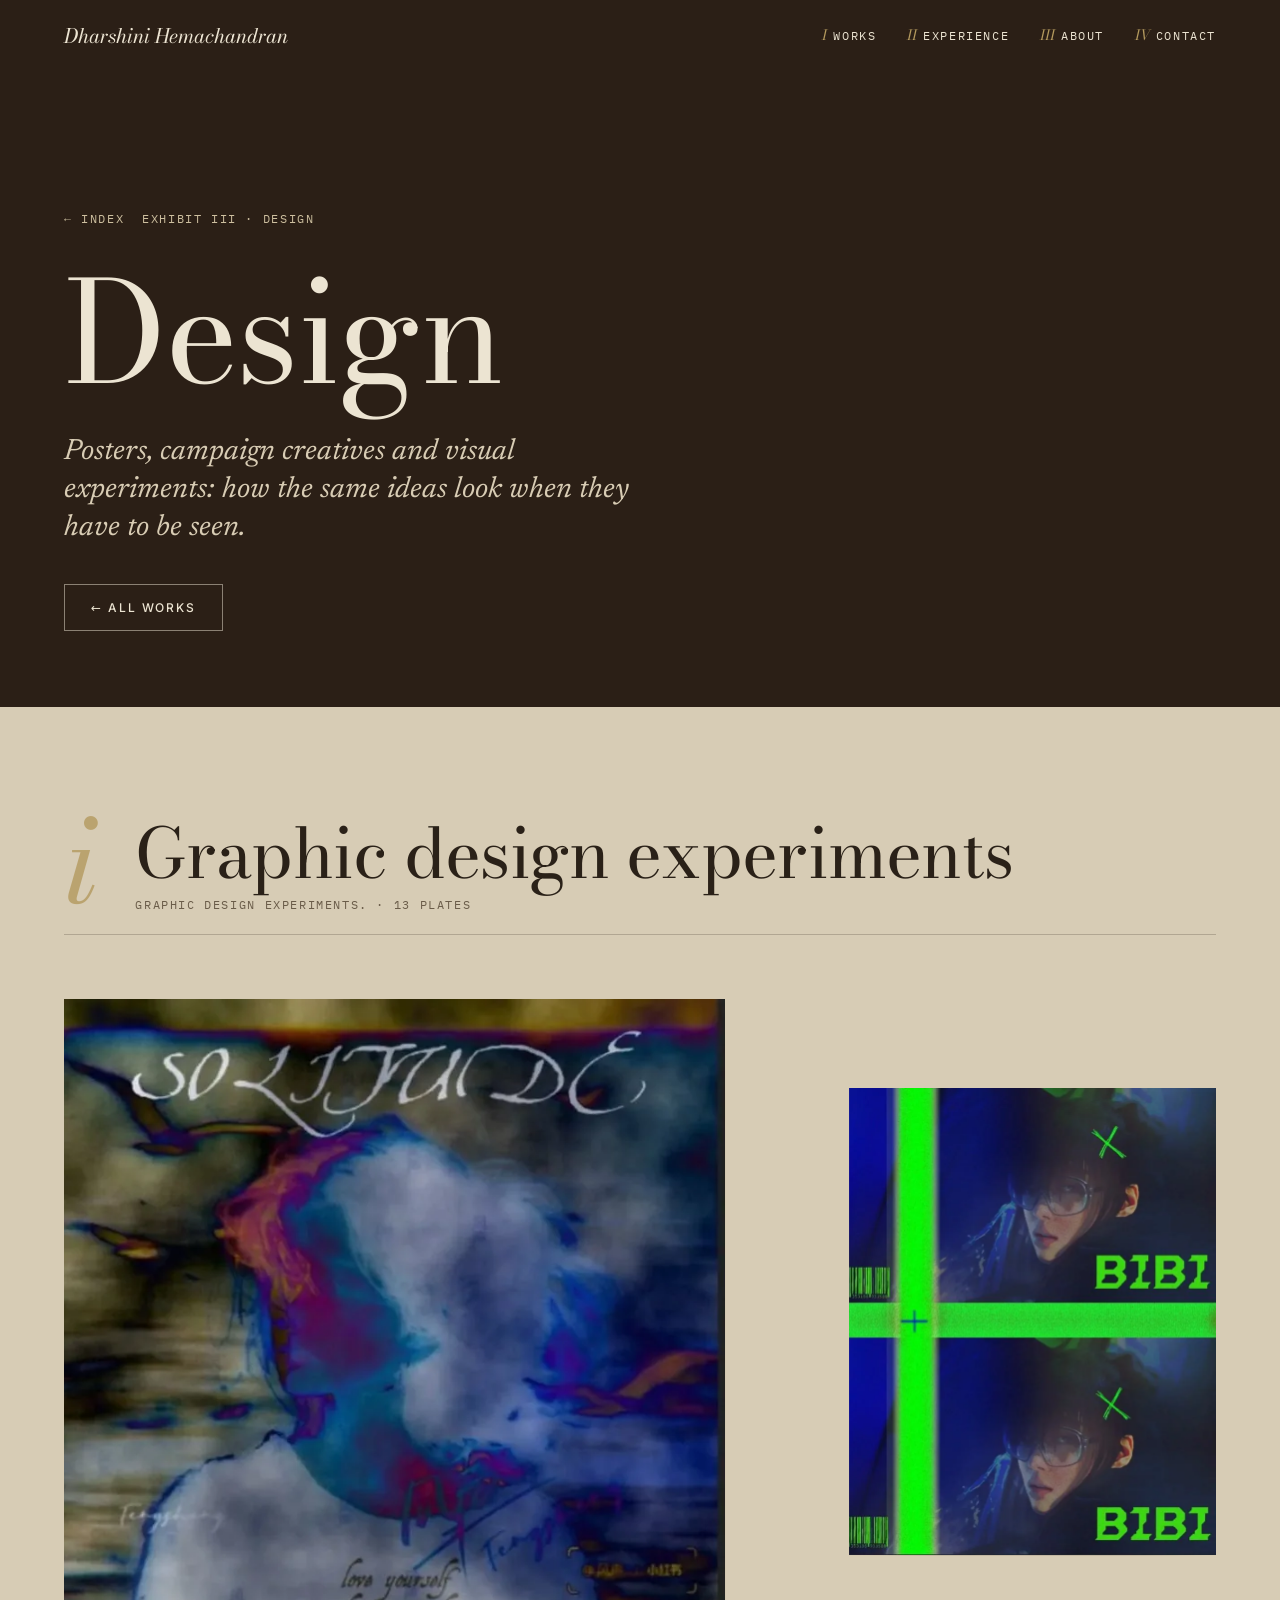
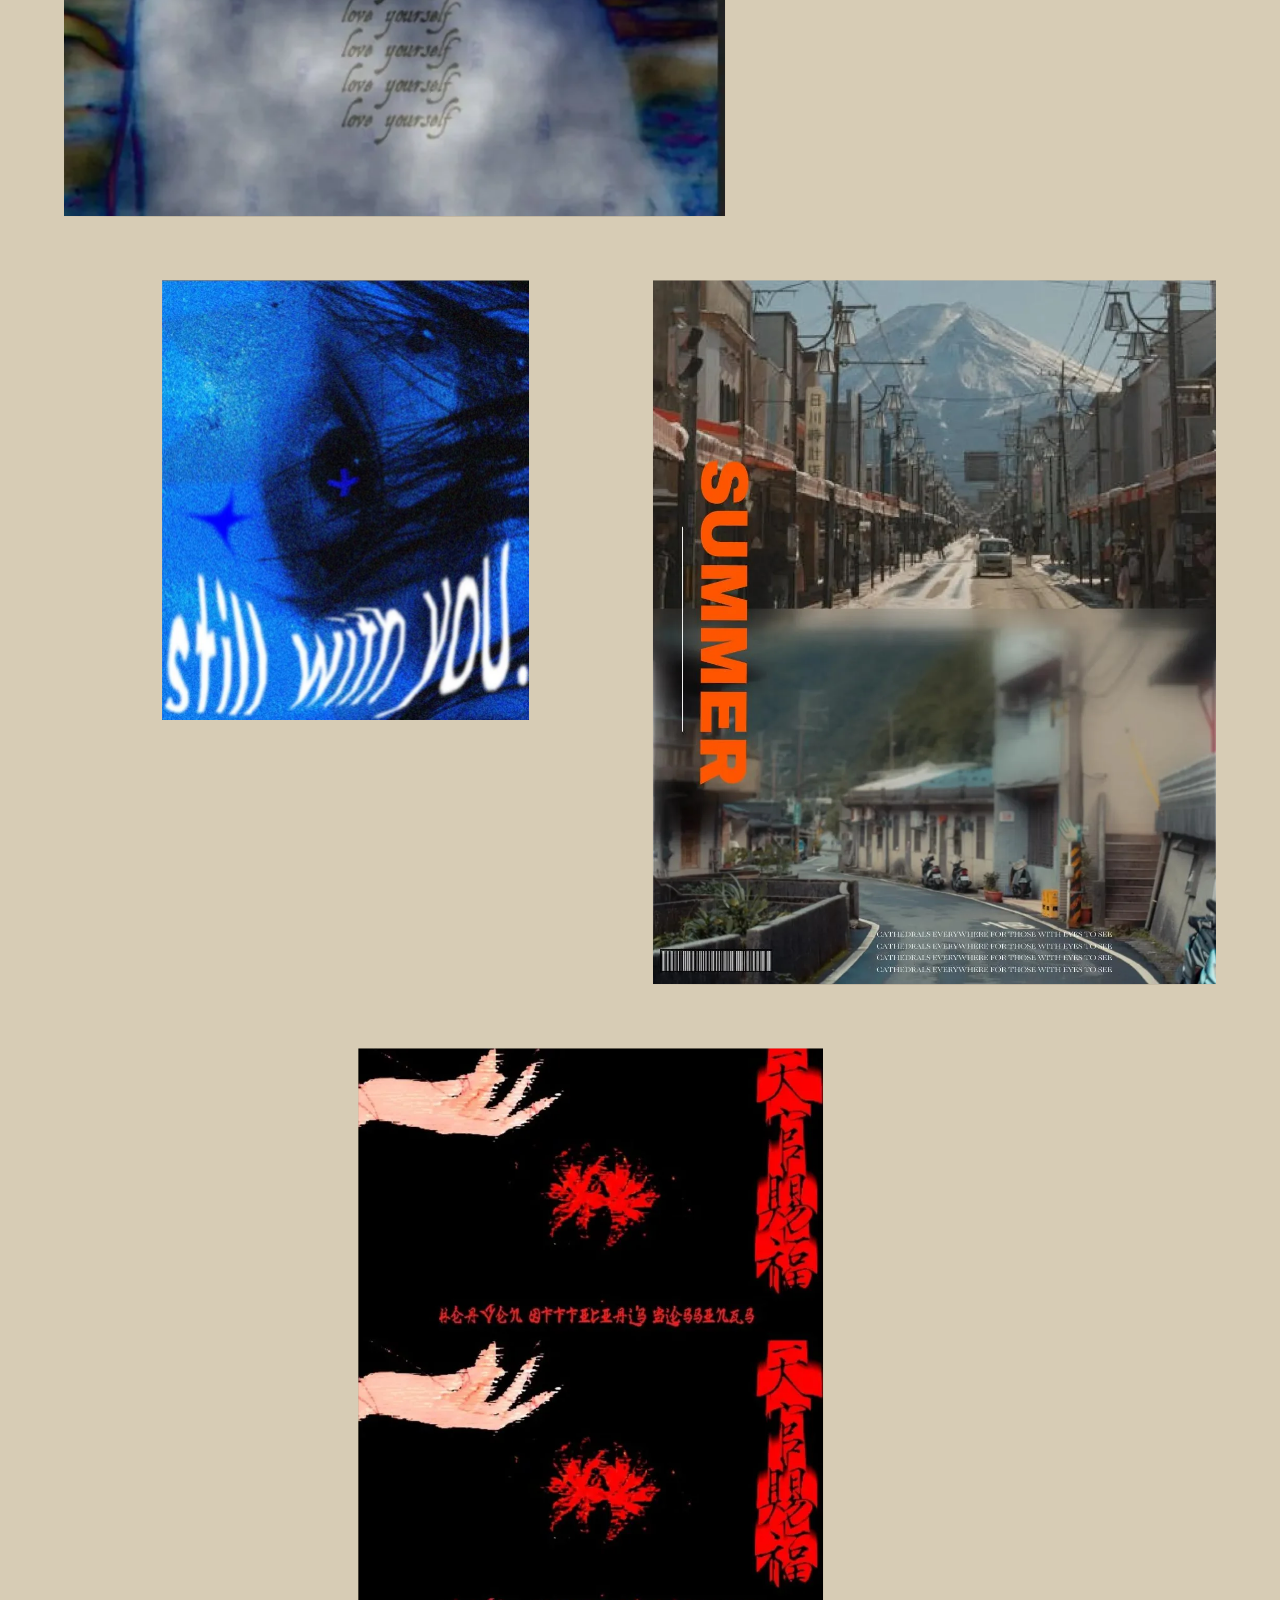
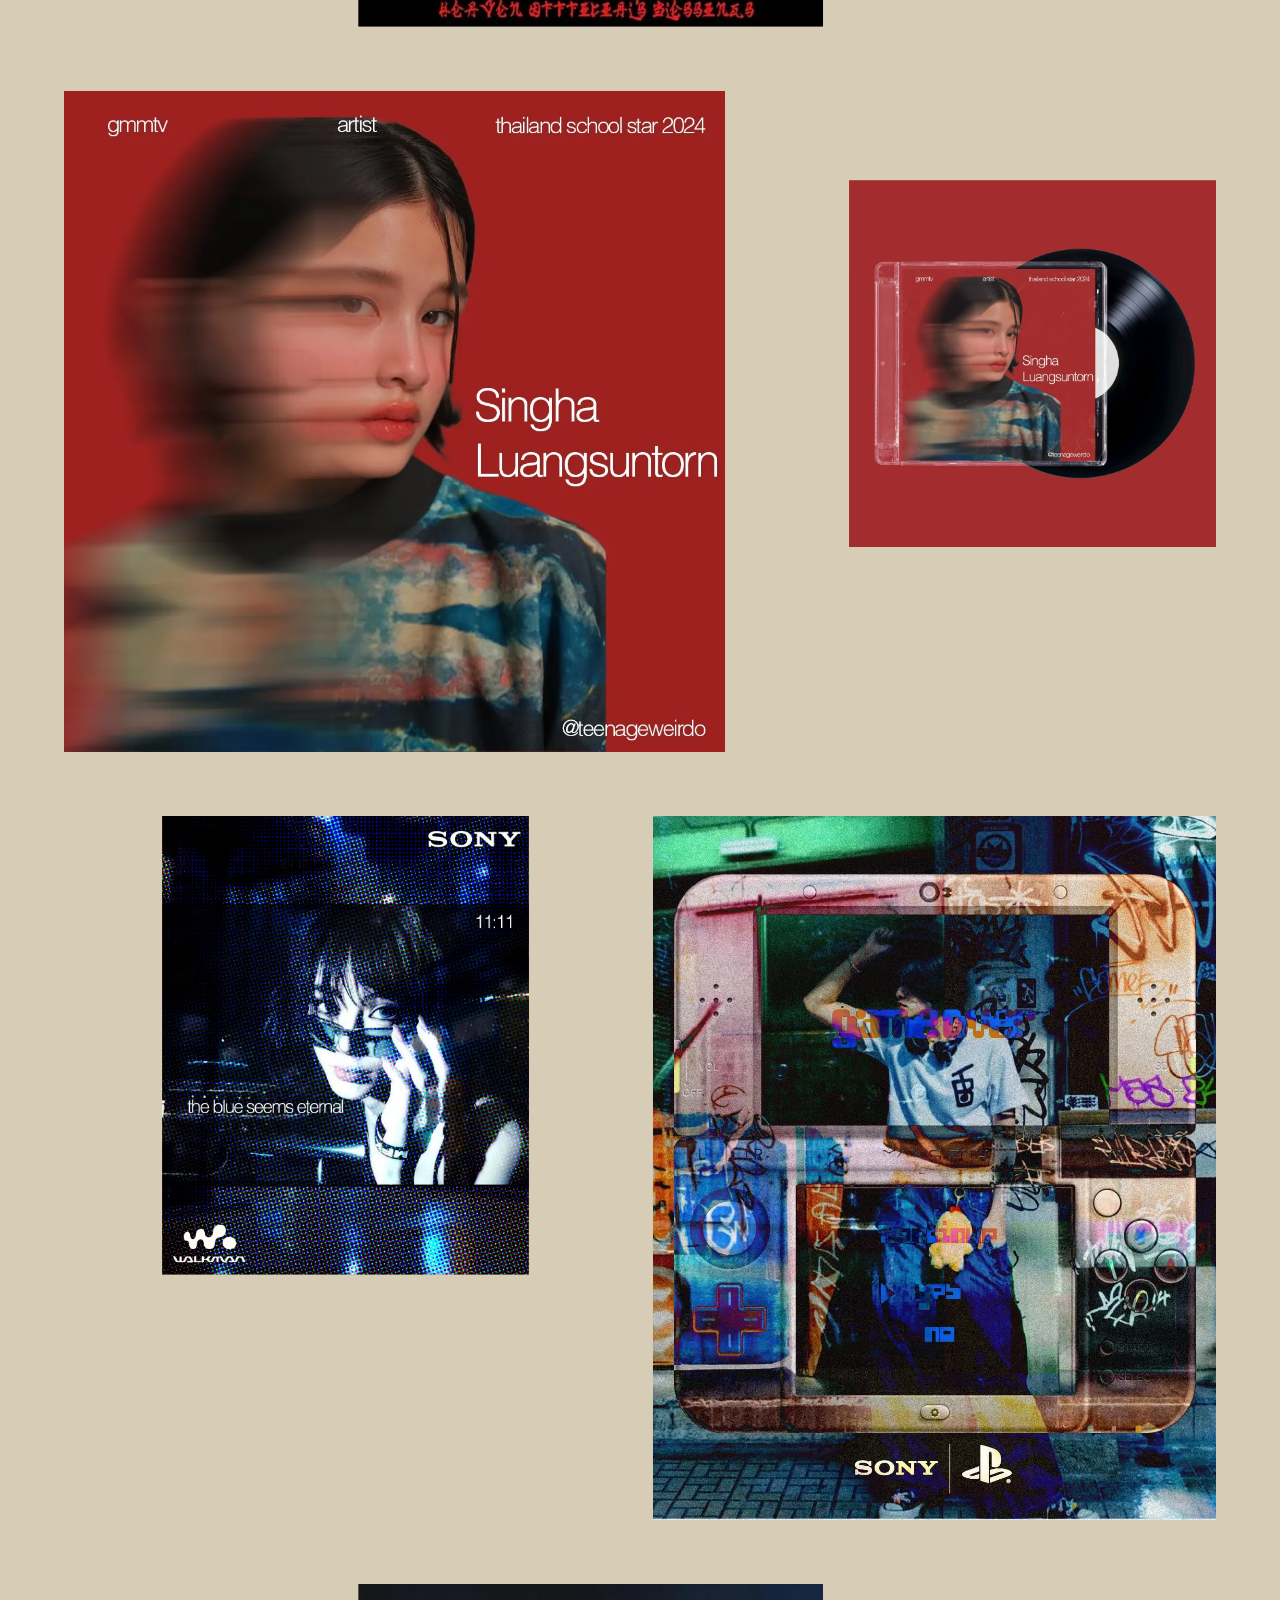
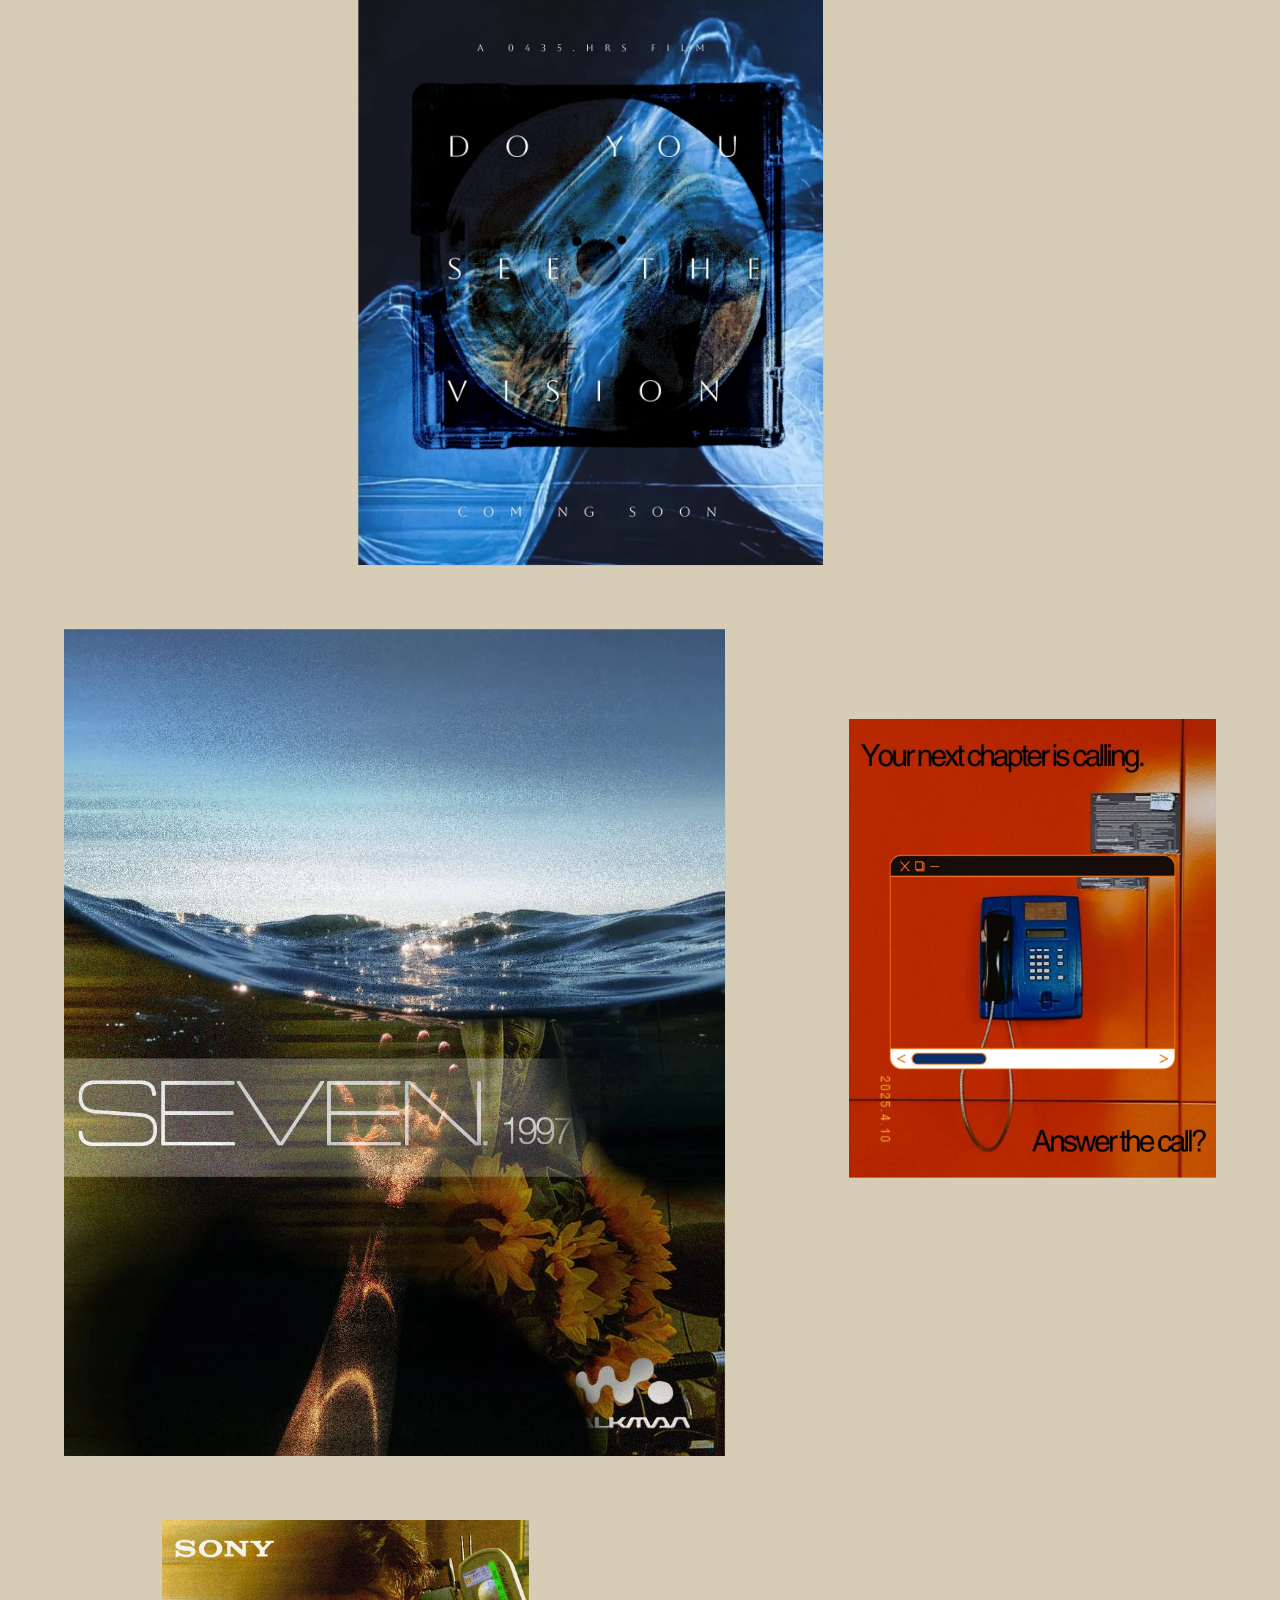
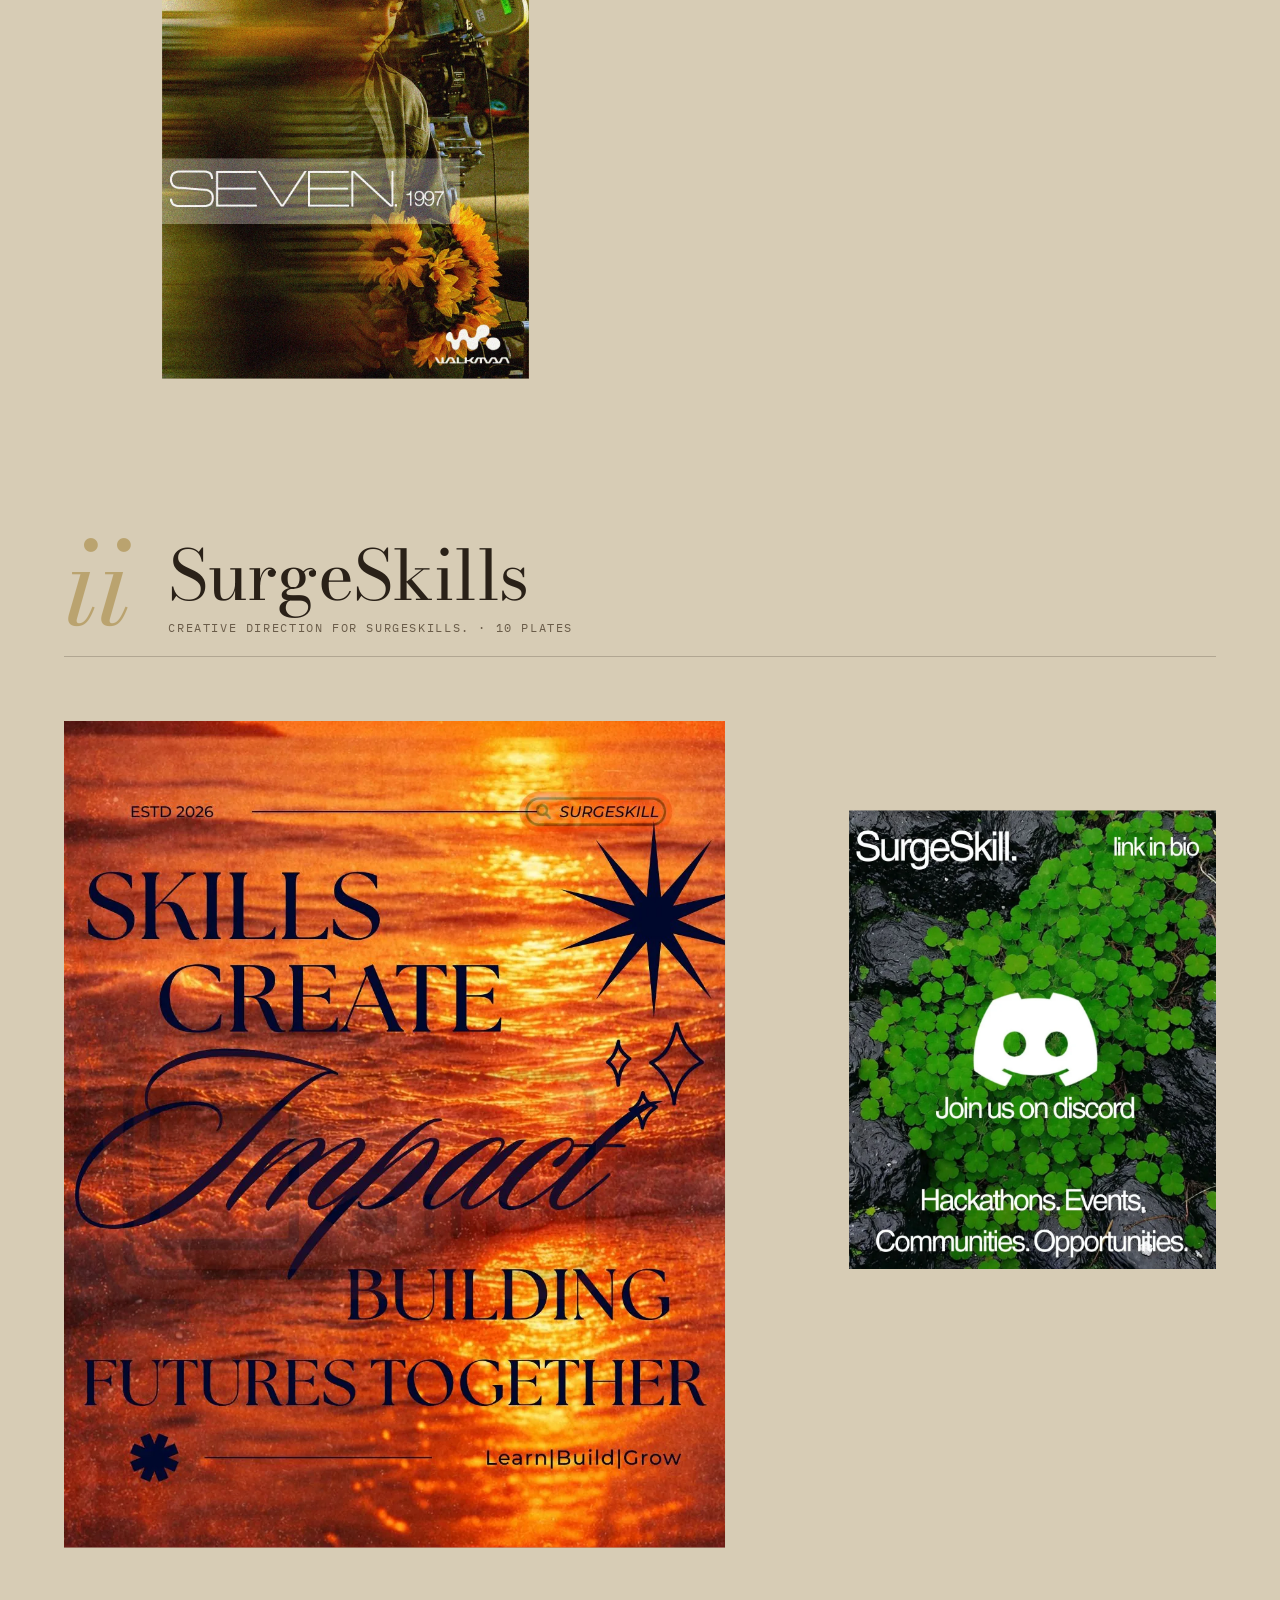
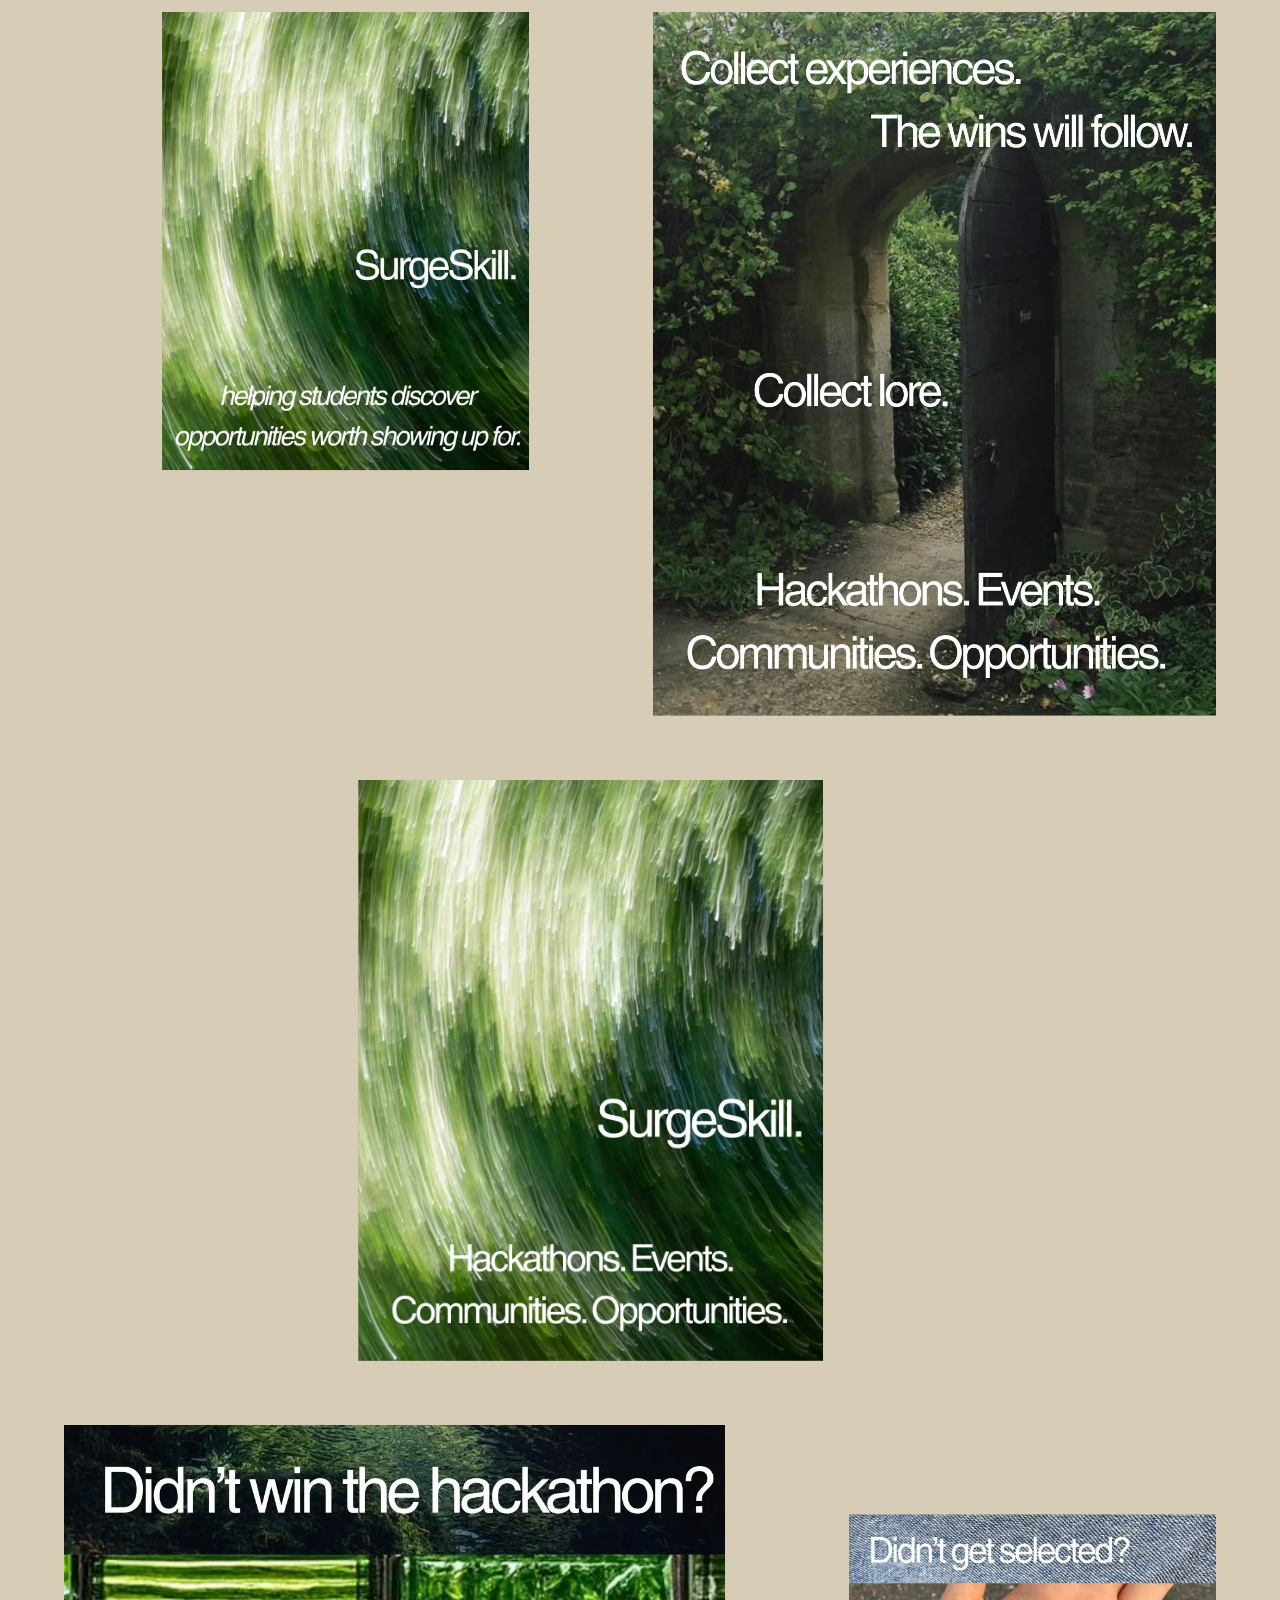
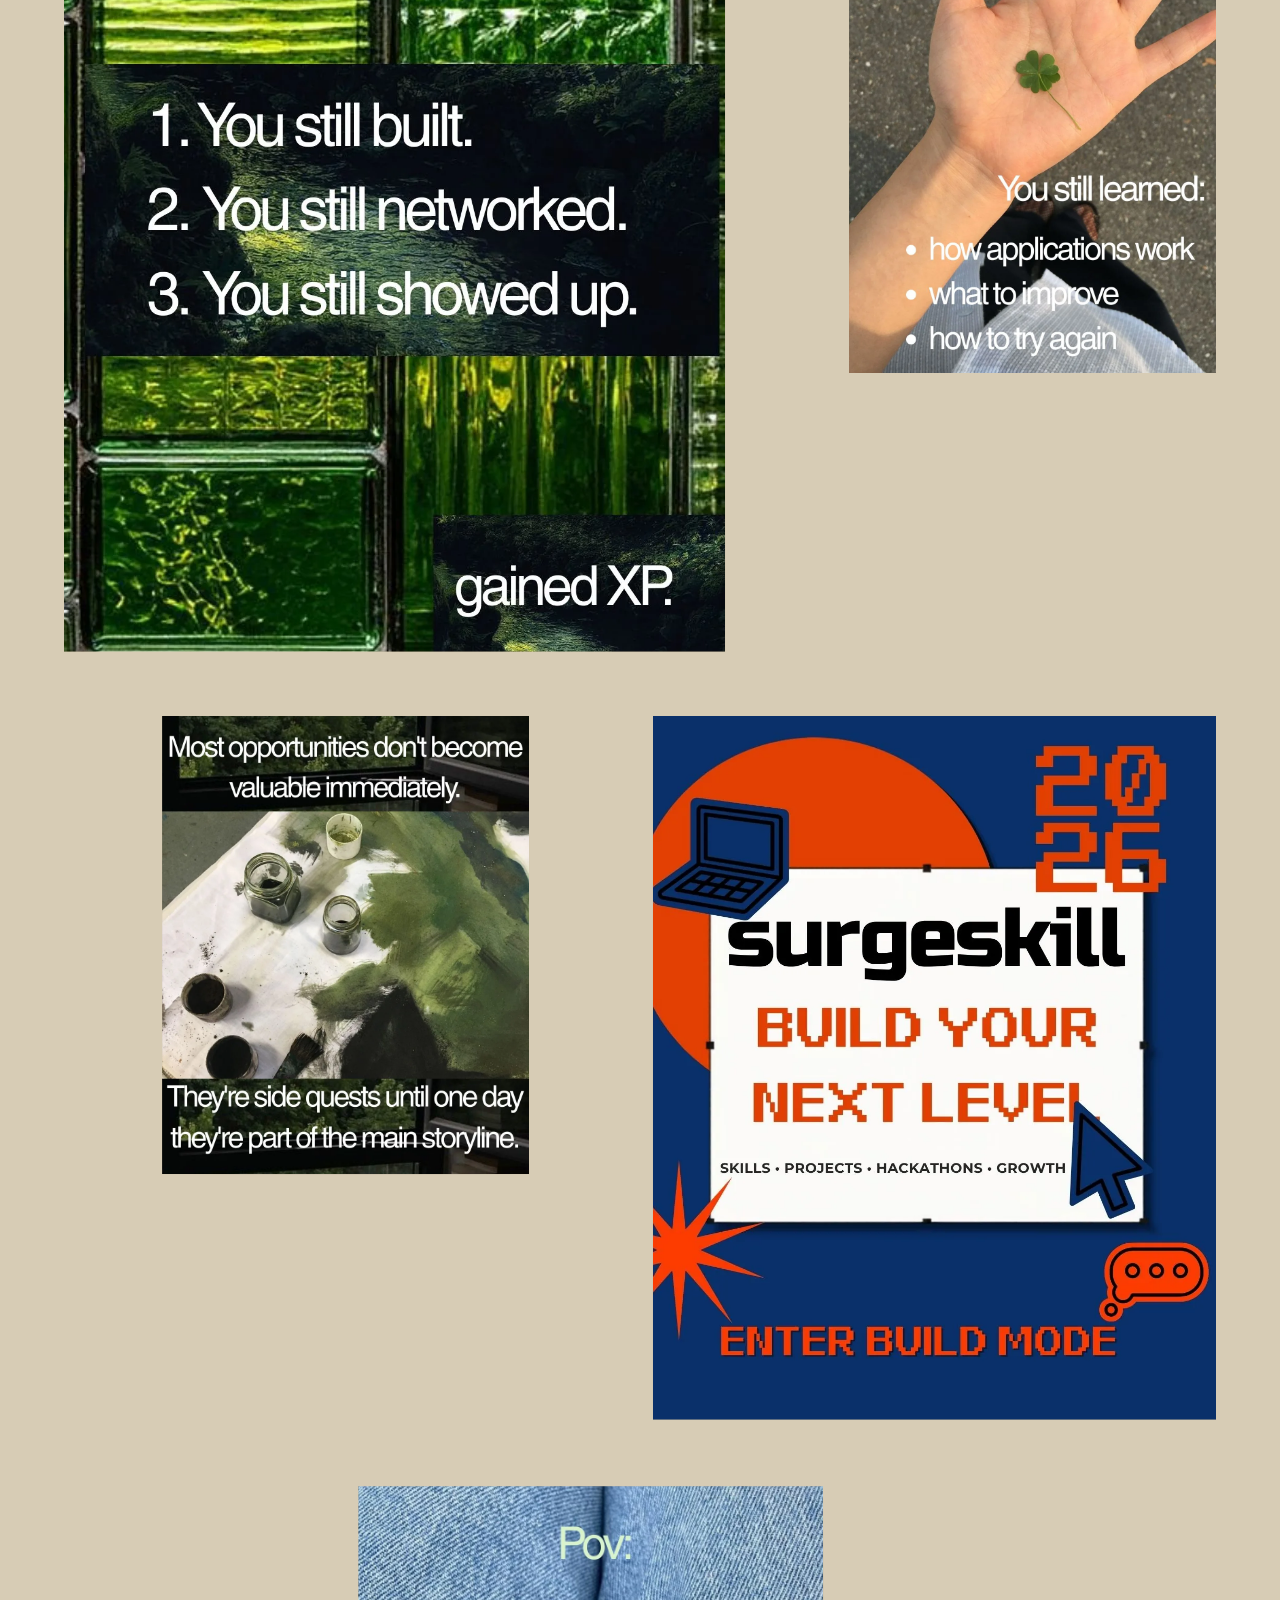
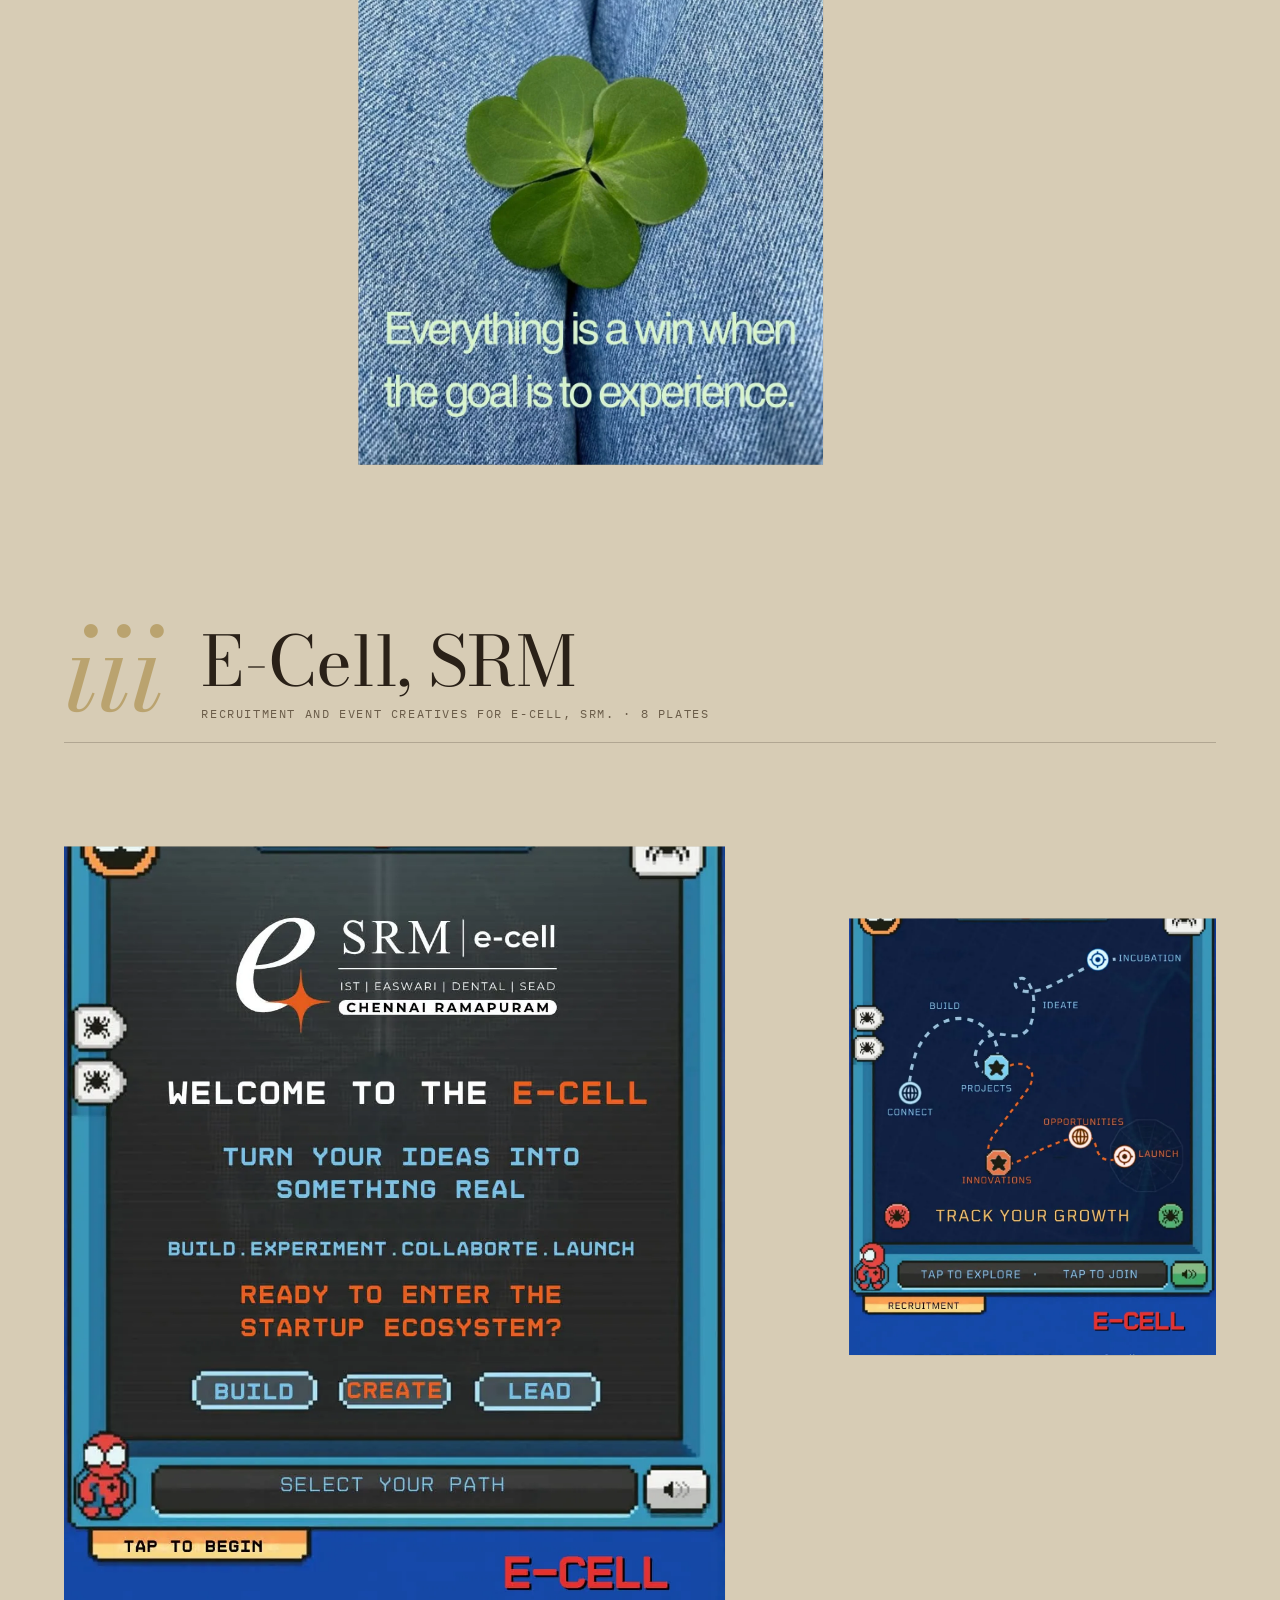
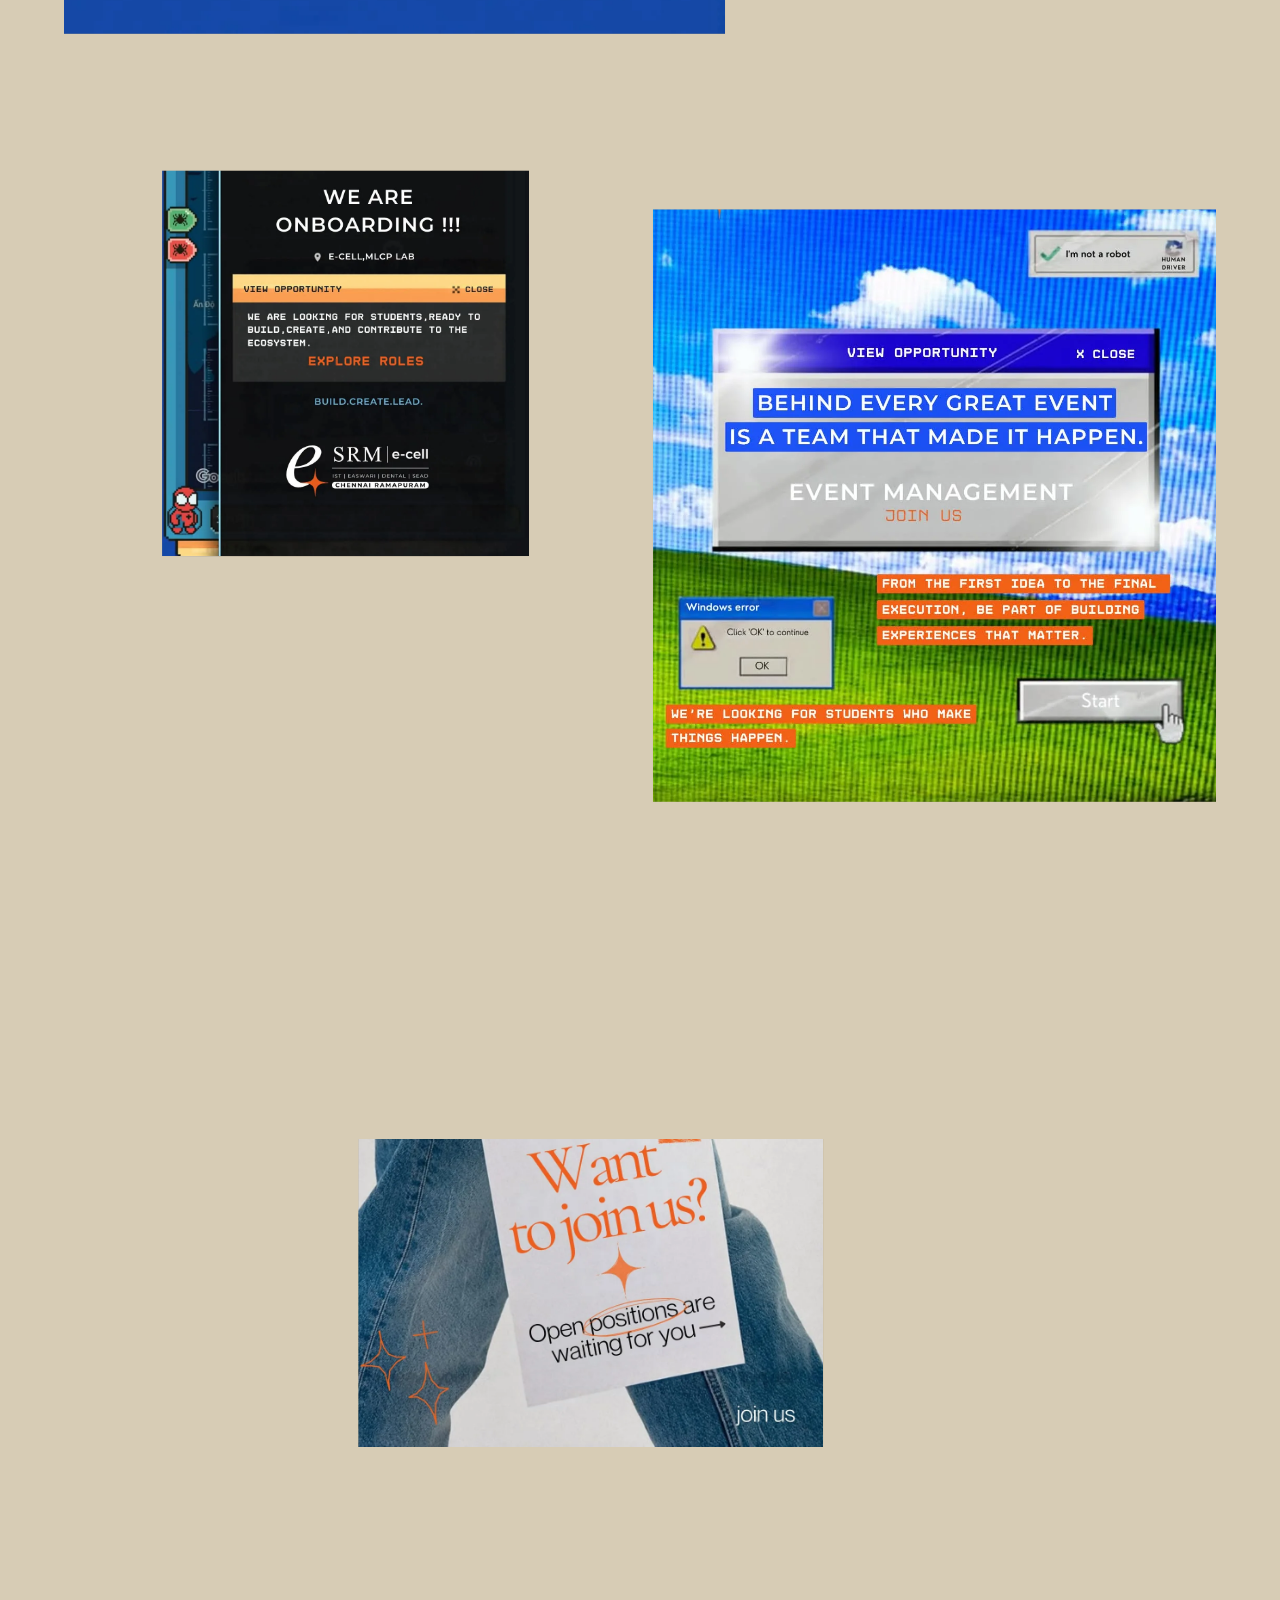
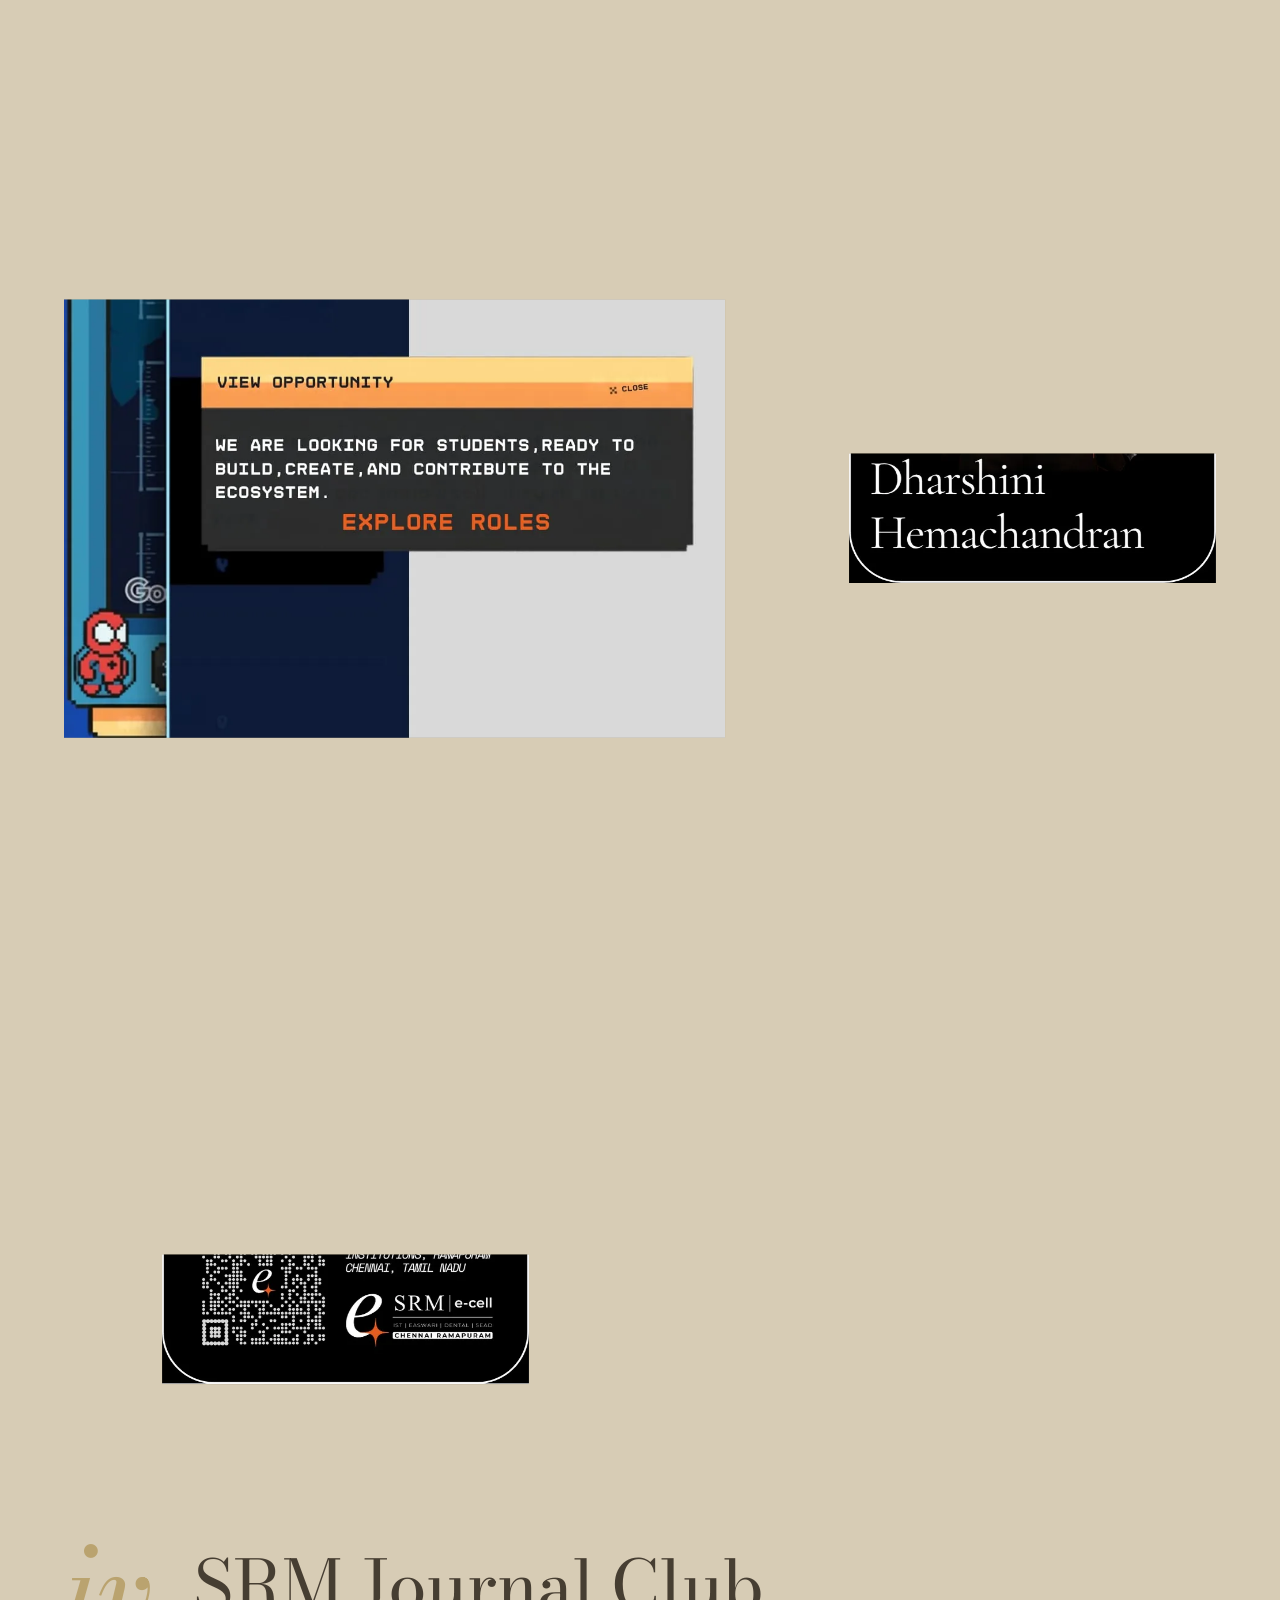
<file: design/index.html>
<!doctype html><html lang="en"><head><meta charset="utf-8"><meta name="viewport" content="width=device-width,initial-scale=1,viewport-fit=cover">
<title>Design — exhibit III · Dharshini Hemachandran</title><meta name="description" content="Posters, campaign creatives and visual experiments by Dharshini Hemachandran, made for SurgeSkills, E-Cell at SRM and SRM Journal Club."><meta name="theme-color" content="#2b1f16"><link rel="canonical" href="https://dharshini-hemachandran.github.io/after-hours/design/">
<meta property="og:type" content="website"><meta property="og:title" content="Design — exhibit III · Dharshini Hemachandran"><meta property="og:description" content="Posters, campaign creatives and visual experiments by Dharshini Hemachandran, made for SurgeSkills, E-Cell at SRM and SRM Journal Club."><meta property="og:url" content="https://dharshini-hemachandran.github.io/after-hours/design/"><meta property="og:image" content="https://dharshini-hemachandran.github.io/after-hours/assets/hero-winged-victory.webp"><meta name="twitter:card" content="summary_large_image">
<link rel="icon" href="../assets/favicon.svg" type="image/svg+xml"><link rel="preload" href="../assets/fonts/bodoni-moda-latin-400-normal.woff2" as="font" type="font/woff2" crossorigin><link rel="preload" href="../assets/fonts/newsreader-latin-400-normal.woff2" as="font" type="font/woff2" crossorigin>
<script>try{if(sessionStorage.getItem("ah-t"))document.documentElement.classList.add("arriving")}catch(e){}</script><link rel="stylesheet" href="../assets/css/fonts.css"><link rel="stylesheet" href="../assets/css/site.css"></head><body class="proj design"><a class="skip" href="#main">Skip to content</a><div class="curtain" aria-hidden="true"><div><span class="label">Entering</span><p class="ct-t"></p></div></div><script>try{var t=sessionStorage.getItem("ah-t");if(t)document.querySelector(".curtain .ct-t").textContent=t}catch(e){}</script>
<header class="bar" id="bar"><a class="mark" href="../" aria-label="Dharshini Hemachandran, home">Dharshini Hemachandran</a><button class="menu-btn" id="mb" aria-expanded="false" aria-controls="nav">Index</button><nav id="nav" aria-label="Primary"><a href="../#works"><i>I</i>Works</a><a href="../#experience"><i>II</i>Experience</a><a href="../#about"><i>III</i>About</a><a href="../#contact"><i>IV</i>Contact</a></nav></header>
<main id="main"><section class="ph" id="top"><div class="crumb"><a href="../">← Index</a><span class="label">Exhibit III · Design</span></div><h1 class="rv">Design</h1><p class="sub rv">Posters, campaign creatives and visual experiments: how the same ideas look when they have to be seen.</p><div class="acts rv"><a class="btn ghost" href="../#works">← All works</a></div></section>
<div class="dwrap"><section class="dsec"><div class="dh"><span class="roman">i</span><div><h2 class="rv">Graphic design experiments</h2><p class="label rv">Graphic design experiments. · 13 plates</p></div></div><div class="dg"><button class="plate mk" type="button" style="--r:735/909" data-full="../assets/design/01.webp" data-cap="Graphic design experiments · № 01" aria-label="Open plate 01, Graphic design experiments"><img src="../assets/design/01.webp" width="735" height="909" loading="lazy" decoding="async" alt="Graphic design experiments: design plate 01" onerror="this.classList.add('is-missing')"><span class="label">№ 01</span></button><button class="plate mk" type="button" style="--r:735/936" data-full="../assets/design/02.webp" data-cap="Graphic design experiments · № 02" aria-label="Open plate 02, Graphic design experiments"><img src="../assets/design/02.webp" width="735" height="936" loading="lazy" decoding="async" alt="Graphic design experiments: design plate 02" onerror="this.classList.add('is-missing')"><span class="label">№ 02</span></button><button class="plate mk" type="button" style="--r:736/882" data-full="../assets/design/03.webp" data-cap="Graphic design experiments · № 03" aria-label="Open plate 03, Graphic design experiments"><img src="../assets/design/03.webp" width="736" height="882" loading="lazy" decoding="async" alt="Graphic design experiments: design plate 03" onerror="this.classList.add('is-missing')"><span class="label">№ 03</span></button><button class="plate mk" type="button" style="--r:1080/1350" data-full="../assets/design/04.webp" data-cap="Graphic design experiments · № 04" aria-label="Open plate 04, Graphic design experiments"><img src="../assets/design/04.webp" width="1080" height="1350" loading="lazy" decoding="async" alt="Graphic design experiments: design plate 04" onerror="this.classList.add('is-missing')"><span class="label">№ 04</span></button><button class="plate mk" type="button" style="--r:736/915" data-full="../assets/design/05.webp" data-cap="Graphic design experiments · № 05" aria-label="Open plate 05, Graphic design experiments"><img src="../assets/design/05.webp" width="736" height="915" loading="lazy" decoding="async" alt="Graphic design experiments: design plate 05" onerror="this.classList.add('is-missing')"><span class="label">№ 05</span></button><button class="plate mk" type="button" style="--r:1080/1080" data-full="../assets/design/06.webp" data-cap="Graphic design experiments · № 06" aria-label="Open plate 06, Graphic design experiments"><img src="../assets/design/06.webp" width="1080" height="1080" loading="lazy" decoding="async" alt="Graphic design experiments: design plate 06" onerror="this.classList.add('is-missing')"><span class="label">№ 06</span></button><button class="plate mk" type="button" style="--r:1080/1080" data-full="../assets/design/07.webp" data-cap="Graphic design experiments · № 07" aria-label="Open plate 07, Graphic design experiments"><img src="../assets/design/07.webp" width="1080" height="1080" loading="lazy" decoding="async" alt="Graphic design experiments: design plate 07" onerror="this.classList.add('is-missing')"><span class="label">№ 07</span></button><button class="plate mk" type="button" style="--r:1080/1350" data-full="../assets/design/08.webp" data-cap="Graphic design experiments · № 08" aria-label="Open plate 08, Graphic design experiments"><img src="../assets/design/08.webp" width="1080" height="1350" loading="lazy" decoding="async" alt="Graphic design experiments: design plate 08" onerror="this.classList.add('is-missing')"><span class="label">№ 08</span></button><button class="plate mk" type="button" style="--r:1080/1350" data-full="../assets/design/09.webp" data-cap="Graphic design experiments · № 09" aria-label="Open plate 09, Graphic design experiments"><img src="../assets/design/09.webp" width="1080" height="1350" loading="lazy" decoding="async" alt="Graphic design experiments: design plate 09" onerror="this.classList.add('is-missing')"><span class="label">№ 09</span></button><button class="plate mk" type="button" style="--r:1080/1350" data-full="../assets/design/10.webp" data-cap="Graphic design experiments · № 10" aria-label="Open plate 10, Graphic design experiments"><img src="../assets/design/10.webp" width="1080" height="1350" loading="lazy" decoding="async" alt="Graphic design experiments: design plate 10" onerror="this.classList.add('is-missing')"><span class="label">№ 10</span></button><button class="plate mk" type="button" style="--r:1080/1350" data-full="../assets/design/11.webp" data-cap="Graphic design experiments · № 11" aria-label="Open plate 11, Graphic design experiments"><img src="../assets/design/11.webp" width="1080" height="1350" loading="lazy" decoding="async" alt="Graphic design experiments: design plate 11" onerror="this.classList.add('is-missing')"><span class="label">№ 11</span></button><button class="plate mk" type="button" style="--r:1080/1350" data-full="../assets/design/12.webp" data-cap="Graphic design experiments · № 12" aria-label="Open plate 12, Graphic design experiments"><img src="../assets/design/12.webp" width="1080" height="1350" loading="lazy" decoding="async" alt="Graphic design experiments: design plate 12" onerror="this.classList.add('is-missing')"><span class="label">№ 12</span></button><button class="plate mk" type="button" style="--r:1080/1350" data-full="../assets/design/13.webp" data-cap="Graphic design experiments · № 13" aria-label="Open plate 13, Graphic design experiments"><img src="../assets/design/13.webp" width="1080" height="1350" loading="lazy" decoding="async" alt="Graphic design experiments: design plate 13" onerror="this.classList.add('is-missing')"><span class="label">№ 13</span></button></div></section><section class="dsec"><div class="dh"><span class="roman">ii</span><div><h2 class="rv">SurgeSkills</h2><p class="label rv">Creative direction for SurgeSkills. · 10 plates</p></div></div><div class="dg"><button class="plate mk" type="button" style="--r:1080/1350" data-full="../assets/design/14.webp" data-cap="SurgeSkills · № 14" aria-label="Open plate 14, SurgeSkills"><img src="../assets/design/14.webp" width="1080" height="1350" loading="lazy" decoding="async" alt="SurgeSkills: design plate 14" onerror="this.classList.add('is-missing')"><span class="label">№ 14</span></button><button class="plate mk" type="button" style="--r:1080/1350" data-full="../assets/design/15.webp" data-cap="SurgeSkills · № 15" aria-label="Open plate 15, SurgeSkills"><img src="../assets/design/15.webp" width="1080" height="1350" loading="lazy" decoding="async" alt="SurgeSkills: design plate 15" onerror="this.classList.add('is-missing')"><span class="label">№ 15</span></button><button class="plate mk" type="button" style="--r:1080/1350" data-full="../assets/design/16.webp" data-cap="SurgeSkills · № 16" aria-label="Open plate 16, SurgeSkills"><img src="../assets/design/16.webp" width="1080" height="1350" loading="lazy" decoding="async" alt="SurgeSkills: design plate 16" onerror="this.classList.add('is-missing')"><span class="label">№ 16</span></button><button class="plate mk" type="button" style="--r:1080/1350" data-full="../assets/design/17.webp" data-cap="SurgeSkills · № 17" aria-label="Open plate 17, SurgeSkills"><img src="../assets/design/17.webp" width="1080" height="1350" loading="lazy" decoding="async" alt="SurgeSkills: design plate 17" onerror="this.classList.add('is-missing')"><span class="label">№ 17</span></button><button class="plate mk" type="button" style="--r:1080/1350" data-full="../assets/design/18.webp" data-cap="SurgeSkills · № 18" aria-label="Open plate 18, SurgeSkills"><img src="../assets/design/18.webp" width="1080" height="1350" loading="lazy" decoding="async" alt="SurgeSkills: design plate 18" onerror="this.classList.add('is-missing')"><span class="label">№ 18</span></button><button class="plate mk" type="button" style="--r:1080/1350" data-full="../assets/design/19.webp" data-cap="SurgeSkills · № 19" aria-label="Open plate 19, SurgeSkills"><img src="../assets/design/19.webp" width="1080" height="1350" loading="lazy" decoding="async" alt="SurgeSkills: design plate 19" onerror="this.classList.add('is-missing')"><span class="label">№ 19</span></button><button class="plate mk" type="button" style="--r:1080/1350" data-full="../assets/design/20.webp" data-cap="SurgeSkills · № 20" aria-label="Open plate 20, SurgeSkills"><img src="../assets/design/20.webp" width="1080" height="1350" loading="lazy" decoding="async" alt="SurgeSkills: design plate 20" onerror="this.classList.add('is-missing')"><span class="label">№ 20</span></button><button class="plate mk" type="button" style="--r:1080/1350" data-full="../assets/design/21.webp" data-cap="SurgeSkills · № 21" aria-label="Open plate 21, SurgeSkills"><img src="../assets/design/21.webp" width="1080" height="1350" loading="lazy" decoding="async" alt="SurgeSkills: design plate 21" onerror="this.classList.add('is-missing')"><span class="label">№ 21</span></button><button class="plate mk" type="button" style="--r:1080/1350" data-full="../assets/design/22.webp" data-cap="SurgeSkills · № 22" aria-label="Open plate 22, SurgeSkills"><img src="../assets/design/22.webp" width="1080" height="1350" loading="lazy" decoding="async" alt="SurgeSkills: design plate 22" onerror="this.classList.add('is-missing')"><span class="label">№ 22</span></button><button class="plate mk" type="button" style="--r:1080/1350" data-full="../assets/design/23.webp" data-cap="SurgeSkills · № 23" aria-label="Open plate 23, SurgeSkills"><img src="../assets/design/23.webp" width="1080" height="1350" loading="lazy" decoding="async" alt="SurgeSkills: design plate 23" onerror="this.classList.add('is-missing')"><span class="label">№ 23</span></button></div></section><section class="dsec"><div class="dh"><span class="roman">iii</span><div><h2 class="rv">E-Cell, SRM</h2><p class="label rv">Recruitment and event creatives for E-Cell, SRM. · 8 plates</p></div></div><div class="dg"><button class="plate mk" type="button" style="--r:1080/1350" data-full="../assets/design/24.webp" data-cap="E-Cell, SRM · № 24" aria-label="Open plate 24, E-Cell, SRM"><img src="../assets/design/24.webp" width="1080" height="1350" loading="lazy" decoding="async" alt="E-Cell, SRM: design plate 24" onerror="this.classList.add('is-missing')"><span class="label">№ 24</span></button><button class="plate mk" type="button" style="--r:1080/1350" data-full="../assets/design/25.webp" data-cap="E-Cell, SRM · № 25" aria-label="Open plate 25, E-Cell, SRM"><img src="../assets/design/25.webp" width="1080" height="1350" loading="lazy" decoding="async" alt="E-Cell, SRM: design plate 25" onerror="this.classList.add('is-missing')"><span class="label">№ 25</span></button><button class="plate mk" type="button" style="--r:1080/1350" data-full="../assets/design/26.webp" data-cap="E-Cell, SRM · № 26" aria-label="Open plate 26, E-Cell, SRM"><img src="../assets/design/26.webp" width="1080" height="1350" loading="lazy" decoding="async" alt="E-Cell, SRM: design plate 26" onerror="this.classList.add('is-missing')"><span class="label">№ 26</span></button><button class="plate mk" type="button" style="--r:1080/1350" data-full="../assets/design/27.webp" data-cap="E-Cell, SRM · № 27" aria-label="Open plate 27, E-Cell, SRM"><img src="../assets/design/27.webp" width="1080" height="1350" loading="lazy" decoding="async" alt="E-Cell, SRM: design plate 27" onerror="this.classList.add('is-missing')"><span class="label">№ 27</span></button><button class="plate mk" type="button" style="--r:1080/1350" data-full="../assets/design/28.webp" data-cap="E-Cell, SRM · № 28" aria-label="Open plate 28, E-Cell, SRM"><img src="../assets/design/28.webp" width="1080" height="1350" loading="lazy" decoding="async" alt="E-Cell, SRM: design plate 28" onerror="this.classList.add('is-missing')"><span class="label">№ 28</span></button><button class="plate mk" type="button" style="--r:1080/1350" data-full="../assets/design/29.webp" data-cap="E-Cell, SRM · № 29" aria-label="Open plate 29, E-Cell, SRM"><img src="../assets/design/29.webp" width="1080" height="1350" loading="lazy" decoding="async" alt="E-Cell, SRM: design plate 29" onerror="this.classList.add('is-missing')"><span class="label">№ 29</span></button><button class="plate mk" type="button" style="--r:637/1011" data-full="../assets/design/30.webp" data-cap="E-Cell, SRM · № 30" aria-label="Open plate 30, E-Cell, SRM"><img src="../assets/design/30.webp" width="637" height="1011" loading="lazy" decoding="async" alt="E-Cell, SRM: design plate 30" onerror="this.classList.add('is-missing')"><span class="label">№ 30</span></button><button class="plate mk" type="button" style="--r:637/1011" data-full="../assets/design/31.webp" data-cap="E-Cell, SRM · № 31" aria-label="Open plate 31, E-Cell, SRM"><img src="../assets/design/31.webp" width="637" height="1011" loading="lazy" decoding="async" alt="E-Cell, SRM: design plate 31" onerror="this.classList.add('is-missing')"><span class="label">№ 31</span></button></div></section><section class="dsec"><div class="dh"><span class="roman">iv</span><div><h2 class="rv">SRM Journal Club</h2><p class="label rv">Educational content for SRM Journal Club. · 2 plates</p></div></div><div class="dg"><button class="plate mk" type="button" style="--r:1080/1350" data-full="../assets/design/32.webp" data-cap="SRM Journal Club · № 32" aria-label="Open plate 32, SRM Journal Club"><img src="../assets/design/32.webp" width="1080" height="1350" loading="lazy" decoding="async" alt="SRM Journal Club: design plate 32" onerror="this.classList.add('is-missing')"><span class="label">№ 32</span></button><button class="plate mk" type="button" style="--r:1080/1350" data-full="../assets/design/33.webp" data-cap="SRM Journal Club · № 33" aria-label="Open plate 33, SRM Journal Club"><img src="../assets/design/33.webp" width="1080" height="1350" loading="lazy" decoding="async" alt="SRM Journal Club: design plate 33" onerror="this.classList.add('is-missing')"><span class="label">№ 33</span></button></div></section></div>
</main><div class="nx"><div><span class="label">Next exhibit · Research</span><div class="t">The Visibility Trap</div></div><a class="go" href="../visibility-trap/" data-title="The Visibility Trap">Enter <i></i></a></div><footer><div><span class="label">Colophon</span>Set in Bodoni Moda, Newsreader, Inter and IBM Plex Mono (SIL Open Font Licence). Photography from Unsplash: Matthieu Joannon, M Ivanovski, Moddy Bangpan and the Boston Public Library. Built by hand, without a framework.</div><div><span class="label">Dharshini Hemachandran</span>© 2026 · Chennai, India<br><a href="#top">Return to the top ↑</a></div></footer><dialog id="lbx" aria-label="Plate viewer"><button class="lb-x" aria-label="Close viewer">Close ✕</button><button class="lb-p" aria-label="Previous plate">‹</button><figure><img alt=""><figcaption class="label cap"></figcaption></figure><button class="lb-n" aria-label="Next plate">›</button></dialog><script src="../assets/js/vendor/gsap.min.js"></script><script src="../assets/js/vendor/ScrollTrigger.min.js"></script><script src="../assets/js/main.js"></script></body></html>
</file>
<file: assets/css/fonts.css>
@font-face{font-family:'Bodoni Moda';font-style:normal;font-weight:400;font-display:swap;src:url(../fonts/bodoni-moda-latin-400-normal.woff2) format('woff2')}
@font-face{font-family:'Bodoni Moda';font-style:italic;font-weight:400;font-display:swap;src:url(../fonts/bodoni-moda-latin-400-italic.woff2) format('woff2')}
@font-face{font-family:'Bodoni Moda';font-style:normal;font-weight:500;font-display:swap;src:url(../fonts/bodoni-moda-latin-500-normal.woff2) format('woff2')}
@font-face{font-family:'Newsreader';font-style:normal;font-weight:400;font-display:swap;src:url(../fonts/newsreader-latin-400-normal.woff2) format('woff2')}
@font-face{font-family:'Newsreader';font-style:italic;font-weight:400;font-display:swap;src:url(../fonts/newsreader-latin-400-italic.woff2) format('woff2')}
@font-face{font-family:'Newsreader';font-style:normal;font-weight:500;font-display:swap;src:url(../fonts/newsreader-latin-500-normal.woff2) format('woff2')}
@font-face{font-family:'Inter';font-style:normal;font-weight:400;font-display:swap;src:url(../fonts/inter-latin-400-normal.woff2) format('woff2')}
@font-face{font-family:'Inter';font-style:normal;font-weight:500;font-display:swap;src:url(../fonts/inter-latin-500-normal.woff2) format('woff2')}
@font-face{font-family:'IBM Plex Mono';font-style:normal;font-weight:400;font-display:swap;src:url(../fonts/ibm-plex-mono-latin-400-normal.woff2) format('woff2')}
@font-face{font-family:'IBM Plex Mono';font-style:normal;font-weight:500;font-display:swap;src:url(../fonts/ibm-plex-mono-latin-500-normal.woff2) format('woff2')}
</file>
<file: assets/css/site.css>
/* A Digital Institution of Ideas — design system
   Palette: limestone · ivory · parchment · espresso · charcoal · bronze · restrained gold
   Type: Bodoni Moda (display) · Newsreader (text) · Inter (interface) · IBM Plex Mono (catalogue labels) */
:root{--lime:#d7ccb5;--ivory:#ece4d2;--parch:#e2d5b9;--esp:#2b1f16;--esp2:#3a2b1e;--char:#1c1a18;--bronze:#8a6a3c;--gold:#b49a5e;--ink:#2a2118;--muted:#6a5c49;--rule:rgba(42,33,24,.22);
--disp:"Bodoni Moda","Didot","Bodoni 72",Georgia,serif;--text:"Newsreader",Georgia,"Times New Roman",serif;--ui:"Inter",system-ui,-apple-system,"Segoe UI",sans-serif;--mono:"IBM Plex Mono",ui-monospace,Menlo,Consolas,monospace;
--pad:clamp(20px,5vw,72px);--ease:cubic-bezier(.2,.7,.1,1)}
*{box-sizing:border-box;margin:0}html{-webkit-text-size-adjust:100%;scroll-behavior:smooth}
body{background:var(--lime);color:var(--ink);font:400 clamp(17px,1.12vw,19.5px)/1.65 var(--text);overflow-x:hidden;-webkit-font-smoothing:antialiased}
img{display:block;max-width:100%}a{color:inherit}button,input,textarea{font:inherit;color:inherit}
:focus-visible{outline:2px solid var(--bronze);outline-offset:3px}
.skip{position:absolute;left:-999px;top:8px;background:var(--esp);color:var(--ivory);padding:10px 14px;z-index:100;font:500 13px var(--ui)}.skip:focus{left:8px}
.label{font:400 11.5px/1.5 var(--mono);letter-spacing:.14em;text-transform:uppercase;color:var(--muted)}
.dark .label{color:#b9ab91}
.roman{font:italic 400 clamp(60px,9vw,150px)/.9 var(--disp);color:var(--gold);opacity:.8}
h1,h2,h3{font-family:var(--disp);font-weight:400;line-height:1.02;letter-spacing:-.01em}
/* ---- bar ---- */
.bar{position:fixed;inset:0 0 auto;z-index:50;display:flex;justify-content:space-between;align-items:center;padding:18px var(--pad);transition:background .4s,color .4s,padding .4s;color:var(--ivory)}
.bar.light{color:var(--ink)}.bar.solid{background:rgba(215,204,181,.92);backdrop-filter:blur(8px);color:var(--ink);padding-top:12px;padding-bottom:12px;box-shadow:0 1px 0 var(--rule)}
.bar a{text-decoration:none}.bar .mark{font:italic 400 20px var(--disp);letter-spacing:0}
.bar nav{display:flex;gap:clamp(14px,2.4vw,34px)}.bar nav a{font:400 11.5px var(--mono);letter-spacing:.14em;text-transform:uppercase;position:relative;padding:6px 0}
.bar nav a i{font:italic 400 14px var(--disp);letter-spacing:0;text-transform:none;margin-right:6px;color:var(--gold)}
.bar nav a::after{content:"";position:absolute;left:0;right:0;bottom:2px;height:1px;background:currentColor;transform:scaleX(0);transform-origin:left;transition:transform .5s var(--ease)}
.bar nav a:hover::after,.bar nav a[aria-current]::after{transform:scaleX(1)}
.menu-btn{display:none;background:none;border:1px solid currentColor;padding:8px 14px;font:400 11.5px var(--mono);letter-spacing:.14em;text-transform:uppercase;cursor:pointer}
@media(max-width:820px){.bar nav{position:fixed;inset:0;background:var(--esp);color:var(--ivory);flex-direction:column;justify-content:center;padding:var(--pad);gap:6px;transform:translateY(-100%);transition:transform .6s var(--ease);visibility:hidden}.bar nav.open{transform:none;visibility:visible}.bar nav a{font:400 clamp(34px,10vw,56px)/1.2 var(--disp);letter-spacing:0;text-transform:none}.bar nav a i{font-size:.5em}.menu-btn{display:block;position:relative;z-index:2}.bar.open{color:var(--ivory)}}
/* ---- hero: a full-bleed statue seen through an arch that opens to fill the screen ---- */
.dark{background:var(--esp);color:var(--ivory)}.char{background:var(--char);color:var(--ivory)}
.arch{position:relative;overflow:hidden;border-radius:999px 999px 0 0;background:linear-gradient(#6b5a45,#3a2b1e)}
.arch img{width:100%;height:100%;object-fit:cover;filter:sepia(.3) saturate(.72) contrast(1.04) brightness(.96)}
img.is-missing{opacity:0}
.hero{position:relative;height:100vh;height:100svh;background:var(--esp);color:var(--ivory)}.motion .hero{height:270vh}
.hero-stick{position:sticky;top:0;height:100vh;height:100svh;overflow:hidden}
.hero-win{position:absolute;inset:0;overflow:hidden;background:linear-gradient(#6b5a45,#3a2b1e);clip-path:inset(8vh 27vw 6vh 27vw round 999px 999px 0 0)}
.motion .hero-win{clip-path:inset(50vh 49vw 50vh 49vw round 999px 999px 0 0)}
.hero-win img{position:absolute;inset:0;width:100%;height:100%;object-fit:cover;object-position:50% 78%;filter:sepia(.32) saturate(.78) contrast(1.06) brightness(.94);transform-origin:50% 28%}
.hero-shade{position:absolute;inset:0;pointer-events:none;background:linear-gradient(180deg,rgba(43,31,22,.4),rgba(43,31,22,0) 28%,rgba(43,31,22,0) 50%,rgba(43,31,22,.78))}
.hero h1{position:absolute;left:0;right:0;bottom:clamp(60px,11vh,120px);z-index:2;font-size:clamp(50px,12.2vw,260px);line-height:.92;padding:0 var(--pad);pointer-events:none}
.hero h1 span{display:block;overflow:hidden;padding-bottom:.08em}.hero h1 span b{display:block;font-weight:400}.hero h1 span:nth-child(2){text-align:right;font-style:italic}
.hero .tag{position:absolute;top:96px;left:var(--pad);z-index:2;max-width:26ch}.hero .meta{position:absolute;left:var(--pad);right:var(--pad);bottom:26px;display:flex;justify-content:space-between;gap:16px;z-index:2;flex-wrap:wrap}.hero .label{color:#d9ccb0}
.cue{display:inline-flex;gap:10px;align-items:center;text-decoration:none}.cue i{display:inline-block;width:38px;height:1px;background:currentColor;position:relative;overflow:hidden}
.motion .cue i::after{content:"";position:absolute;inset:0;background:var(--gold);transform:translateX(-100%);animation:cue 2.4s var(--ease) infinite}@keyframes cue{60%,100%{transform:translateX(100%)}}
@media(max-width:700px){.hero-win{clip-path:inset(15vh 9vw 11vh 9vw round 999px 999px 0 0)}.hero h1{font-size:clamp(38px,11.4vw,110px)}.hero .tag{top:88px}}
/* ---- statement ---- */
.statement{padding:clamp(90px,16vw,220px) var(--pad);background:var(--lime)}.statement p{font:400 clamp(26px,3.7vw,54px)/1.16 var(--disp);max-width:32ch;letter-spacing:-.012em}.statement .w{display:inline-block;white-space:pre}.statement em{color:var(--bronze)}
.statement .label{margin-bottom:28px;display:block}
/* ---- section heads ---- */
.sec{padding:clamp(70px,10vw,150px) var(--pad)}
.head{display:grid;grid-template-columns:minmax(80px,1fr) 5fr;gap:24px;align-items:end;margin-bottom:clamp(40px,6vw,90px);padding-bottom:18px;position:relative}
.head::after{content:"";position:absolute;left:0;right:0;bottom:0;height:1px;background:var(--rule);transform-origin:left}.dark .head::after{background:rgba(236,228,210,.25)}
.head h2{font-size:clamp(38px,6vw,92px)}.head .label{align-self:start;padding-top:10px}
/* ---- exhibits ---- */
.exh{display:grid;grid-template-columns:repeat(12,1fr);gap:0 clamp(16px,2vw,32px);align-items:center;margin-bottom:clamp(80px,12vw,190px)}
.exh:last-child{margin-bottom:0}
.exh .arch{grid-column:1/8;aspect-ratio:5/6;display:block;text-decoration:none}.exh .arch img{transition:transform 1.4s var(--ease)}.exh a.arch:hover img{transform:scale(1.04)}
.exh .txt{grid-column:8/13;position:relative}.exh.flip .arch{grid-column:6/13;grid-row:1}.exh.flip .txt{grid-column:1/6;grid-row:1}
.exh .roman{position:absolute;top:-1.05em;left:-.1em;pointer-events:none}.exh .txt h3{font-size:clamp(36px,4.6vw,72px);margin:.5em 0 .35em}
.exh .txt p{max-width:44ch;color:#d8ccb4}.tags{display:flex;gap:8px;flex-wrap:wrap;margin:22px 0 28px;list-style:none;padding:0}.tags li{font:400 11.5px var(--mono);letter-spacing:.1em;border:1px solid rgba(236,228,210,.35);padding:5px 10px}
.go{display:inline-flex;gap:14px;align-items:center;font:500 12px var(--ui);letter-spacing:.16em;text-transform:uppercase;text-decoration:none;padding:10px 0;position:relative}
.go i{width:46px;height:1px;background:currentColor;position:relative;transition:width .5s var(--ease)}.go i::after{content:"";position:absolute;right:0;top:-3px;width:7px;height:7px;border:solid currentColor;border-width:1px 1px 0 0;transform:rotate(45deg)}
.go:hover i{width:74px}
@media(max-width:820px){.exh .arch,.exh.flip .arch{grid-column:1/13;grid-row:auto;width:78%;justify-self:center;margin-bottom:34px}.exh .txt,.exh.flip .txt{grid-column:1/13;grid-row:auto}.exh .roman{top:-.7em}.head{grid-template-columns:1fr}}
/* ---- experience ---- */
.ent{display:grid;grid-template-columns:70px 1.15fr 1.6fr;gap:8px clamp(16px,3vw,48px);padding:30px 0;border-top:1px solid var(--rule);transition:background .5s,padding .5s var(--ease)}
.ent:last-child{border-bottom:1px solid var(--rule)}.ent:hover{background:rgba(226,213,185,.55);padding-left:14px;padding-right:14px}
.ent .n{font:italic 400 30px/1 var(--disp);color:var(--bronze)}.ent h3{font-size:clamp(28px,3vw,44px)}.ent .role{font:500 12.5px var(--ui);letter-spacing:.1em;text-transform:uppercase;color:var(--muted);margin-top:8px}
.ent .when{margin-top:6px}.ent p{max-width:52ch}
@media(max-width:820px){.ent{grid-template-columns:44px 1fr}.ent p{grid-column:2}}
/* ---- about ---- */
.about{background:var(--parch)}.about .wrap{display:grid;grid-template-columns:repeat(12,1fr);gap:0 clamp(20px,3vw,48px);align-items:start}
.about .arch{grid-column:1/6;aspect-ratio:4/6}.about .body{grid-column:7/13;padding-top:4vw}.about .body p{margin-bottom:1.1em;max-width:50ch}
.about .lede{font:400 clamp(26px,2.9vw,42px)/1.18 var(--disp);margin-bottom:.8em}.facts{display:grid;grid-template-columns:auto 1fr;gap:10px 22px;margin:34px 0;padding-top:20px;border-top:1px solid var(--rule)}.facts dt{padding-top:2px}.facts dd{margin:0}
.link-u{text-decoration:none;background:linear-gradient(currentColor,currentColor) 0 100%/100% 1px no-repeat;transition:background-size .5s var(--ease);padding-bottom:2px}.link-u:hover{background-size:0 1px;background-position:100% 100%}
@media(max-width:820px){.about .arch{grid-column:1/13;width:72%;margin-bottom:36px}.about .body{grid-column:1/13;padding-top:0}}
/* ---- contact ---- */
.contact{position:relative;background:var(--char);color:var(--ivory);overflow:hidden;isolation:isolate}
.contact .bgi{position:absolute;inset:0;z-index:-1;opacity:.28}.contact .bgi img{width:100%;height:100%;object-fit:cover;filter:sepia(.45) saturate(.6) brightness(.8)}
.contact h2{font-size:clamp(44px,9vw,150px);margin-bottom:clamp(30px,5vw,70px)}.contact h2 em{color:var(--gold)}
.ct{display:grid;grid-template-columns:1fr 1fr;gap:clamp(30px,6vw,100px)}.ct ul{list-style:none;padding:0}.ct li{border-top:1px solid rgba(236,228,210,.25)}.ct li:last-child{border-bottom:1px solid rgba(236,228,210,.25)}
.ct li a{display:flex;justify-content:space-between;gap:16px;padding:18px 0;text-decoration:none;font:400 clamp(20px,2.1vw,30px)/1.2 var(--disp);transition:padding .5s var(--ease),color .3s}.ct li a:hover{padding-left:14px;color:var(--gold)}.ct li a span{font:400 11.5px var(--mono);letter-spacing:.12em;text-transform:uppercase;color:#b9ab91;align-self:center}
form label{display:block;margin-bottom:22px}form input,form textarea{display:block;width:100%;background:none;border:0;border-bottom:1px solid rgba(236,228,210,.4);padding:10px 0;font:400 19px/1.5 var(--text);color:var(--ivory);border-radius:0;resize:vertical}
form input:focus,form textarea:focus{outline:0;border-color:var(--gold)}form .label{display:block;margin-bottom:2px}
.btn{display:inline-flex;gap:12px;align-items:center;background:var(--ivory);color:var(--esp);border:0;padding:15px 26px;font:500 12px var(--ui);letter-spacing:.16em;text-transform:uppercase;cursor:pointer;text-decoration:none;transition:background .3s,color .3s}.btn:hover{background:var(--gold)}.btn.ghost{background:none;color:var(--ivory);border:1px solid rgba(236,228,210,.5)}.btn.ghost:hover{background:var(--ivory);color:var(--esp)}
#fs{margin-top:14px;min-height:1.6em}
@media(max-width:820px){.ct{grid-template-columns:1fr}}
footer{background:#141210;color:#a99c85;padding:36px var(--pad) 44px;display:grid;grid-template-columns:2fr 1fr;gap:20px;font:400 13.5px/1.7 var(--text)}footer a{color:#cdbf9f}footer .label{display:block;margin-bottom:6px}
@media(max-width:700px){footer{grid-template-columns:1fr}}
/* ---- project pages ---- */
.ph{padding:clamp(120px,18vw,210px) var(--pad) clamp(40px,6vw,80px);background:var(--esp);color:var(--ivory)}.ph .crumb{display:flex;gap:18px;align-items:center;margin-bottom:34px;flex-wrap:wrap}.ph .crumb a{text-decoration:none;font:400 11.5px var(--mono);letter-spacing:.14em;text-transform:uppercase;color:#cdbf9f}
.ph h1{font-size:clamp(52px,11vw,190px);max-width:12ch}.ph .sub{font:italic 400 clamp(20px,2.3vw,32px)/1.3 var(--text);margin-top:28px;max-width:34ch;color:#d8ccb4}.ph .acts{display:flex;gap:12px;flex-wrap:wrap;margin-top:36px}
.band{position:relative;height:min(78svh,760px);overflow:hidden;background:linear-gradient(#5a4936,#2b1f16)}.band img{position:absolute;left:0;top:-12%;width:100%;height:124%;object-fit:cover;filter:sepia(.3) saturate(.7) contrast(1.05) brightness(.9)}
.band figcaption{position:absolute;left:var(--pad);bottom:20px;color:#ece4d2;text-shadow:0 1px 10px #000a}
.g12{display:grid;grid-template-columns:repeat(12,1fr);gap:0 clamp(16px,2.4vw,40px)}
.pg{padding:clamp(60px,9vw,130px) var(--pad)}.pg + .pg{padding-top:0}
.pg .k{grid-column:1/4;position:sticky;top:90px;align-self:start}.pg .k .roman{font-size:clamp(50px,6vw,96px);display:block;margin-top:10px}.pg .c{grid-column:4/11}.pg .c p{max-width:58ch;margin-bottom:1.1em}
.pg h2{font-size:clamp(30px,4vw,56px);margin:0 0 .6em}.pg h3{font-size:clamp(22px,2.2vw,30px);margin:1.4em 0 .4em;font-style:italic}
.big-q{font:italic 400 clamp(32px,5vw,74px)/1.08 var(--disp);max-width:20ch}.note{font:400 14px/1.55 var(--text);color:var(--muted);border-left:1px solid var(--bronze);padding:2px 0 2px 16px;margin:22px 0;max-width:46ch}.note b{display:block;font:400 11px var(--mono);letter-spacing:.14em;text-transform:uppercase;color:var(--bronze);margin-bottom:4px}
.pg.alt{background:var(--parch)}.pg.alt{padding-top:clamp(60px,9vw,130px);padding-bottom:clamp(60px,9vw,130px)}
table.t{width:100%;border-collapse:collapse;font:400 15px/1.45 var(--ui);margin:14px 0 22px}table.t th{text-align:left;font:400 11px var(--mono);letter-spacing:.12em;text-transform:uppercase;color:var(--muted);padding:8px 14px 8px 0;border-bottom:1px solid var(--ink)}table.t td{padding:10px 14px 10px 0;border-bottom:1px solid var(--rule)}table.t td:first-child{font-weight:500}
.seg{display:inline-flex;border:1px solid var(--ink);margin:6px 0 26px;padding:0}.seg label{position:relative;cursor:pointer}.seg input{position:absolute;opacity:0;inset:0}.seg span{display:block;padding:10px 16px;font:500 11.5px var(--ui);letter-spacing:.1em;text-transform:uppercase;transition:background .3s,color .3s}.seg input:checked+span{background:var(--ink);color:var(--ivory)}.seg input:focus-visible+span{outline:2px solid var(--bronze);outline-offset:2px}
.chart{border:1px solid var(--ink);padding:clamp(18px,2.4vw,34px);background:rgba(236,228,210,.5)}.bars{display:grid;gap:14px;margin:6px 0 16px}.bars .r{display:grid;grid-template-columns:minmax(120px,190px) 1fr 58px;gap:14px;align-items:center;font:400 14px var(--ui)}
.bars .tr{height:16px;background:rgba(42,33,24,.1);position:relative}.bars .tr i{position:absolute;inset:0 auto 0 0;width:calc(var(--v)*100%);background:linear-gradient(90deg,var(--esp2),var(--bronze));transition:width 1.1s var(--ease)}.bars .r b{font:500 13px var(--mono);text-align:right}
.loop{max-width:520px;margin:10px 0 24px}.loop path,.loop circle{fill:none;stroke:var(--ink);stroke-width:1.4}.loop .d{stroke-dasharray:var(--l,600);stroke-dashoffset:0}.loop text{font:400 12px var(--mono);letter-spacing:.1em;fill:var(--ink);text-transform:uppercase}.loop .nd{fill:var(--ivory)}
.pipe{display:grid;grid-template-columns:repeat(5,1fr);gap:0;margin:18px 0 28px;border:1px solid var(--ink);counter-reset:s}.pipe>div{padding:16px 14px;border-right:1px solid var(--ink);font:400 14px/1.4 var(--ui);background:rgba(236,228,210,.45)}.pipe>div:last-child{border-right:0}.pipe b{display:block;font:italic 400 24px var(--disp);color:var(--bronze);margin-bottom:4px}
@media(max-width:820px){.pipe{grid-template-columns:1fr}.pipe>div{border-right:0;border-bottom:1px solid var(--ink)}.pipe>div:last-child{border-bottom:0}.pg .k{grid-column:1/13;position:static;margin-bottom:20px}.pg .c{grid-column:1/13}.bars .r{grid-template-columns:100px 1fr 48px}}
.demo{background:var(--esp);color:var(--ivory);padding:clamp(22px,3vw,44px);margin:20px 0}.demo textarea{width:100%;min-height:130px;background:rgba(236,228,210,.06);border:1px solid rgba(236,228,210,.35);padding:14px;font:400 17px/1.5 var(--text);color:var(--ivory);resize:vertical;border-radius:0}.demo textarea:focus{outline:0;border-color:var(--gold)}
.res{list-style:none;padding:0;margin:20px 0 0;display:grid;gap:12px}.res li{display:grid;grid-template-columns:1fr 70px;gap:4px 16px;padding-bottom:12px;border-bottom:1px solid rgba(236,228,210,.2)}.res .tt{font:400 20px var(--disp)}.res .sc{font:500 14px var(--mono);text-align:right}.res .bar2{grid-column:1/3;height:5px;background:rgba(236,228,210,.15)}.res .bar2 i{display:block;height:100%;background:var(--gold);width:0;transition:width .8s var(--ease)}.res .sh{grid-column:1/3;font:400 12.5px var(--mono);letter-spacing:.06em;color:#b9ab91}.res mark{background:none;color:var(--gold);text-decoration:underline;text-underline-offset:3px}
.nx{display:flex;justify-content:space-between;gap:20px;padding:clamp(40px,6vw,80px) var(--pad);background:var(--esp);color:var(--ivory);flex-wrap:wrap;align-items:center}.nx a.go{font-size:13px}.nx .t{font:400 clamp(26px,3.4vw,52px)/1.1 var(--disp)}
/* ---- curtain & motion states ---- */
.curtain{position:fixed;inset:0;z-index:90;background:var(--esp);color:var(--ivory);display:grid;place-items:center;text-align:center;pointer-events:none;visibility:hidden;clip-path:inset(100% 0 0 0)}
.curtain .ct-t{font:italic 400 clamp(30px,5.5vw,76px)/1.1 var(--disp);margin-top:10px}.curtain .label{color:#cdbf9f}
.arriving .curtain{visibility:visible;clip-path:inset(0);animation:cfs 0s 3.2s forwards}@keyframes cfs{to{visibility:hidden;clip-path:inset(0 0 100% 0)}}
.motion .rv{opacity:0;transform:translateY(24px)}.motion .arch.mk{clip-path:inset(100% 0 0 0 round 999px 999px 0 0)}.motion .rl{transform:scaleX(0)}.motion .hero h1 span b{transform:translateY(110%)}.motion .statement .w{opacity:.16}
@media(prefers-reduced-motion:reduce){html{scroll-behavior:auto}*{transition-duration:.01ms!important;animation:none!important}}
section[id]{scroll-margin-top:56px}.motion .head::after{display:none}

.ph .label,.nx .label{color:#cdbf9f}

.kit{display:grid;grid-template-columns:repeat(3,1fr);gap:24px clamp(20px,3vw,48px);margin:clamp(40px,6vw,80px) 0 0;padding-top:22px;border-top:1px solid var(--rule)}.kit dd{margin:6px 0 0;font:400 16px/1.5 var(--text);max-width:34ch}
@media(max-width:820px){.kit{grid-template-columns:1fr}}

/* ---- analyst-readable specs & evidence tags ---- */
.spec{margin:22px 0 4px;display:grid;gap:0;max-width:46ch}.spec>div{display:grid;grid-template-columns:96px 1fr;gap:14px;padding:9px 0;border-top:1px solid rgba(236,228,210,.22)}.spec>div:last-child{border-bottom:1px solid rgba(236,228,210,.22)}.spec dd{margin:0;font:400 15.5px/1.45 var(--text);color:#e4d9c2}.spec dt{padding-top:3px}
.ent .sk{margin-top:12px;color:var(--bronze)}
/* ---- design exhibit ---- */
.dwrap{background:var(--lime);padding:clamp(50px,8vw,120px) var(--pad)}.dsec+.dsec{margin-top:clamp(80px,12vw,180px)}
.dh{display:flex;gap:clamp(18px,3vw,48px);align-items:flex-end;padding-bottom:20px;border-bottom:1px solid var(--rule)}.dh h2{font-size:clamp(34px,5.4vw,84px)}.dh .roman{font-size:clamp(60px,9vw,140px)}.dh .label{margin-top:8px}
.dg{display:grid;grid-template-columns:repeat(12,1fr);gap:clamp(36px,5vw,84px) clamp(16px,2vw,32px);align-items:start;margin-top:clamp(36px,5vw,70px)}
.plate{position:relative;display:block;width:100%;padding:0;border:0;background:linear-gradient(#bdb199,#a39679);aspect-ratio:var(--r);cursor:zoom-in;overflow:hidden;grid-column:span 4;box-shadow:0 30px 60px -34px rgba(43,31,22,.55)}
.plate img{width:100%;height:100%;object-fit:cover;transition:transform 1.2s var(--ease)}.plate:hover img,.plate:focus-visible img{transform:scale(1.035)}
.plate .label{position:absolute;left:12px;bottom:10px;color:#fff;text-shadow:0 1px 8px #000b;opacity:0;transform:translateY(6px);transition:.4s}.plate:hover .label,.plate:focus-visible .label{opacity:1;transform:none}
.dg .plate:nth-child(5n+1){grid-column:1/8}.dg .plate:nth-child(5n+2){grid-column:9/13;margin-top:7vw}.dg .plate:nth-child(5n+3){grid-column:2/6}.dg .plate:nth-child(5n+4){grid-column:7/13}.dg .plate:nth-child(5n){grid-column:4/9}
@media(max-width:820px){.dg .plate,.dg .plate:nth-child(n){grid-column:1/13;margin-top:0}.dg .plate:nth-child(even){width:82%;justify-self:end}}
.motion .plate.mk{clip-path:inset(100% 0 0 0)}
dialog#lbx{border:0;padding:0;margin:0;width:100vw;height:100vh;height:100dvh;max-width:none;max-height:none;background:rgba(20,18,16,.97);color:var(--ivory);overflow:hidden}dialog#lbx::backdrop{background:#000}
dialog#lbx[open]{display:grid;grid-template-columns:70px 1fr 70px;align-items:center}dialog#lbx figure{margin:0;height:100%;display:grid;grid-template-rows:1fr auto;justify-items:center;align-items:center;padding:56px 0 18px;min-width:0}
dialog#lbx img{max-width:100%;max-height:calc(100dvh - 120px);width:auto;height:auto;box-shadow:0 30px 90px -20px #000}dialog#lbx figcaption{color:#cdbf9f;margin-top:14px}
dialog#lbx button{background:none;border:0;color:var(--ivory);cursor:pointer}.lb-p,.lb-n{font:300 54px/1 var(--disp);height:100%;opacity:.7;transition:opacity .3s}.lb-p:hover,.lb-n:hover{opacity:1}.lb-x{position:absolute;top:14px;right:20px;font:400 11.5px var(--mono);letter-spacing:.14em;text-transform:uppercase;border:1px solid rgba(236,228,210,.5)!important;padding:9px 14px}
@media(max-width:700px){dialog#lbx[open]{grid-template-columns:44px 1fr 44px}.lb-p,.lb-n{font-size:40px}}
.skills{list-style:none;margin:0;padding:0;display:flex;flex-wrap:wrap;gap:8px}.skills li{font:500 12px/1 var(--mono,inherit);letter-spacing:.04em;padding:8px 12px;border:1px solid var(--rule);border-radius:999px}
.statement .sbody{margin-top:clamp(28px,4vw,56px)}.statement .sbody p{font:400 clamp(17px,1.45vw,21px)/1.65 var(--text);letter-spacing:0;max-width:58ch;margin-top:1.1em}
</file>
